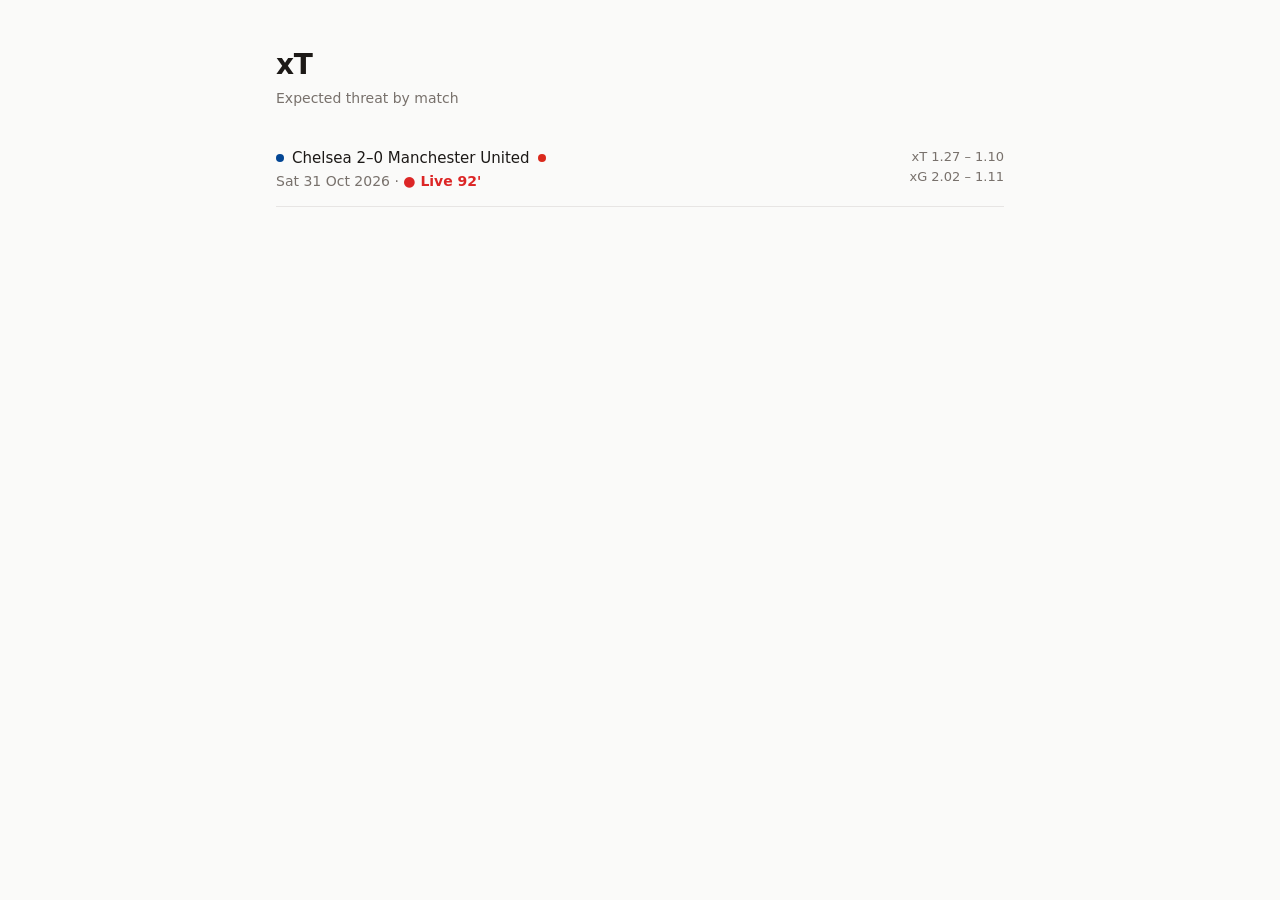
<file: docs/index.html>
<!doctype html><html lang="en"><head><meta charset="utf-8">
<meta name="viewport" content="width=device-width,initial-scale=1">
<meta name="theme-color" content="#fafaf9" media="(prefers-color-scheme: light)">
<meta name="theme-color" content="#141413" media="(prefers-color-scheme: dark)">
<meta name="apple-mobile-web-app-capable" content="yes"><meta name="apple-mobile-web-app-title" content="xT">
<link rel="manifest" href="manifest.webmanifest"><link rel="apple-touch-icon" href="icon-180.png">
<link rel="icon" href="icon-192.png"><title>xT</title><link rel="stylesheet" href="style.css"></head>
<body><main style=""><h1>xT</h1><p class="meta">Expected threat by match</p><div class="list"><a href="matches/1983629.html" style="--home:light-dark(#034694,#356BA9);--away:light-dark(#DA291C,#DA291C)"><span><span class="dot home"></span>Chelsea <span class="score">2–0</span> Manchester United<span class="dot away" style="margin:0 0 0 8px"></span><br><span class="meta">Sat 31 Oct 2026 · <span class="live">● Live 92&#x27;</span></span></span><span class="xt">xT 1.27 – 1.10<br>xG 2.02 – 1.11</span></a></div></main></body></html>
</file>
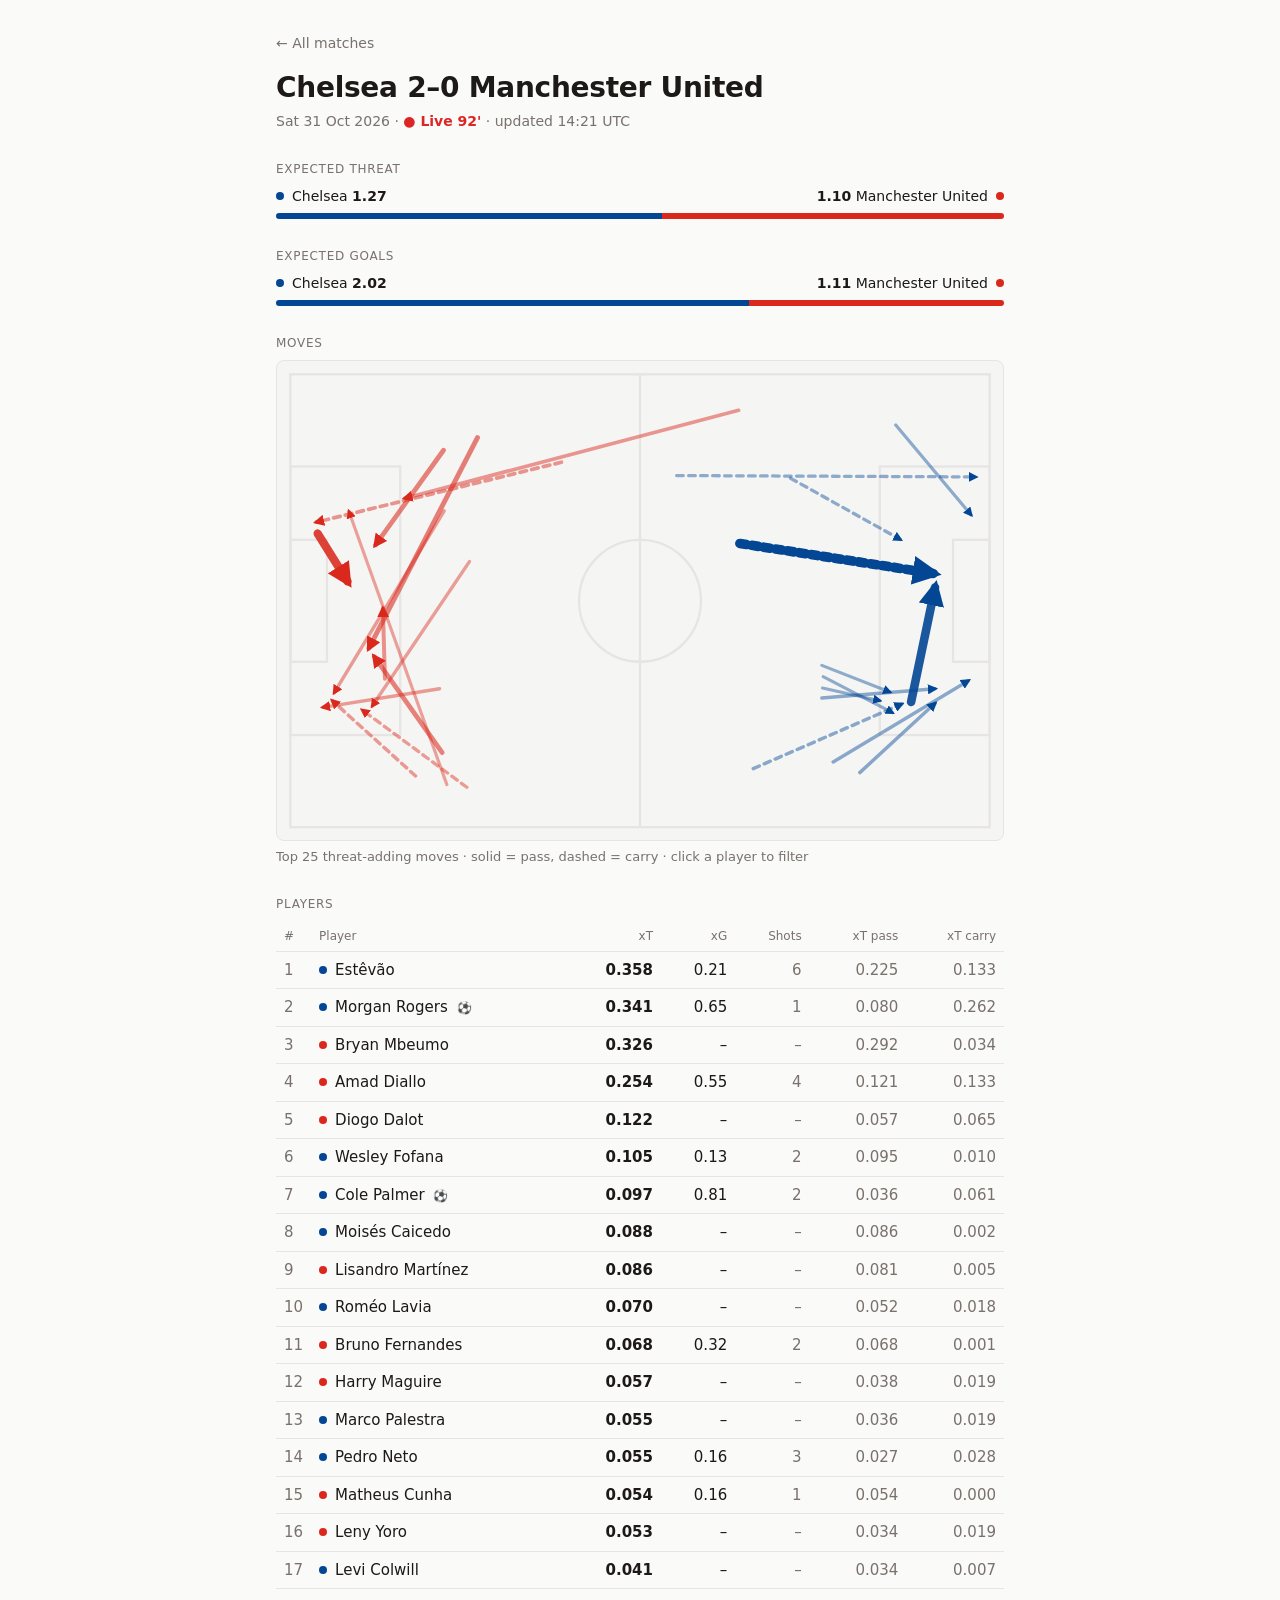
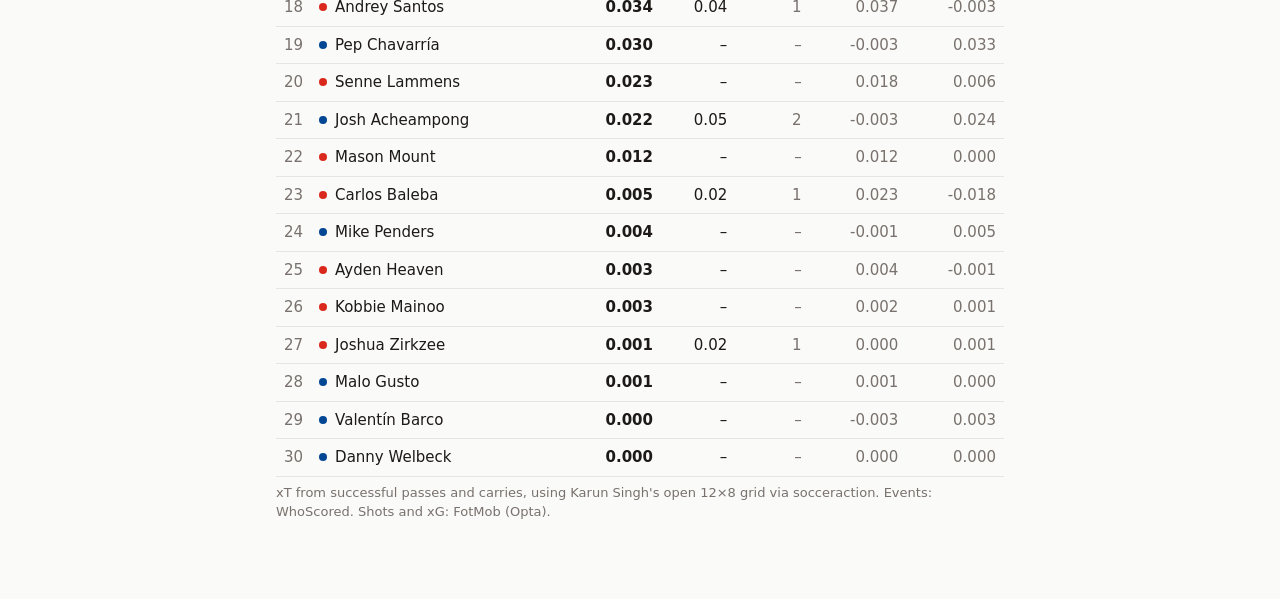
<file: docs/matches/1983629.html>
<!doctype html><html lang="en"><head><meta charset="utf-8">
<meta name="viewport" content="width=device-width,initial-scale=1"><meta http-equiv="refresh" content="120">
<meta name="theme-color" content="#fafaf9" media="(prefers-color-scheme: light)">
<meta name="theme-color" content="#141413" media="(prefers-color-scheme: dark)">
<meta name="apple-mobile-web-app-capable" content="yes"><meta name="apple-mobile-web-app-title" content="xT">
<link rel="manifest" href="../manifest.webmanifest"><link rel="apple-touch-icon" href="../icon-180.png">
<link rel="icon" href="../icon-192.png"><title>Chelsea v Manchester United · xT</title><link rel="stylesheet" href="../style.css"></head>
<body><main style="--home:light-dark(#034694,#356BA9);--away:light-dark(#DA291C,#DA291C)"><a class="back" href="../index.html">← All matches</a>
<h1>Chelsea <span class="score">2–0</span> Manchester United</h1>
<p class="meta">Sat 31 Oct 2026 · <span class="live">● Live 92&#x27;</span> · updated 14:21 UTC</p>
<div class="label">Expected threat</div>
<div class="split"><span><span class="dot home"></span>Chelsea <b>1.27</b></span><span><b>1.10</b> Manchester United<span class="dot away" style="margin:0 0 0 8px"></span></span></div>
<div class="bar"><span style="width:53%"></span><span style="width:47%"></span></div>
<div class="label">Expected goals</div>
<div class="split"><span><span class="dot home"></span>Chelsea <b>2.02</b></span><span><b>1.11</b> Manchester United<span class="dot away" style="margin:0 0 0 8px"></span></span></div>
<div class="bar"><span style="width:65%"></span><span style="width:35%"></span></div>
<div class="label">Moves</div>
<svg class="pitch" viewBox="-2 -2 109 72" role="img" aria-label="Pitch with xT moves">
<defs><marker id="tip-home" viewBox="0 0 10 10" refX="7" refY="5" markerWidth="3" markerHeight="3" orient="auto-start-reverse"><path d="M0,0L10,5L0,10z" fill="var(--home)"/></marker><marker id="tip-away" viewBox="0 0 10 10" refX="7" refY="5" markerWidth="3" markerHeight="3" orient="auto-start-reverse"><path d="M0,0L10,5L0,10z" fill="var(--away)"/></marker></defs>
<g class="ln"><rect x="0" y="0" width="105" height="68"/><line x1="52.5" y1="0" x2="52.5" y2="68"/>
<circle cx="52.5" cy="34" r="9.15"/><rect x="0" y="13.84" width="16.5" height="40.32"/><rect x="88.5" y="13.84" width="16.5" height="40.32"/>
<rect x="0" y="24.84" width="5.5" height="18.32"/><rect x="99.5" y="24.84" width="5.5" height="18.32"/></g>
<g id="arrows"></g></svg>
<div class="hint" id="hint"></div>
<div class="label">Players</div>
<table><thead><tr><th>#</th><th>Player</th><th>xT</th><th>xG</th><th>Shots</th><th class="hide-sm">xT pass</th><th class="hide-sm">xT carry</th></tr></thead>
<tbody><tr data-player="Estêvão"><td>1</td><td><span class="dot home"></span>Estêvão</td><td><b>0.358</b></td><td>0.21</td><td class="num-muted">6</td><td class="hide-sm num-muted">0.225</td><td class="hide-sm num-muted">0.133</td></tr><tr data-player="Morgan Rogers"><td>2</td><td><span class="dot home"></span>Morgan Rogers <span class="goals" title="1 goal(s)">⚽</span></td><td><b>0.341</b></td><td>0.65</td><td class="num-muted">1</td><td class="hide-sm num-muted">0.080</td><td class="hide-sm num-muted">0.262</td></tr><tr data-player="Bryan Mbeumo"><td>3</td><td><span class="dot away"></span>Bryan Mbeumo</td><td><b>0.326</b></td><td>–</td><td class="num-muted">–</td><td class="hide-sm num-muted">0.292</td><td class="hide-sm num-muted">0.034</td></tr><tr data-player="Amad Diallo"><td>4</td><td><span class="dot away"></span>Amad Diallo</td><td><b>0.254</b></td><td>0.55</td><td class="num-muted">4</td><td class="hide-sm num-muted">0.121</td><td class="hide-sm num-muted">0.133</td></tr><tr data-player="Diogo Dalot"><td>5</td><td><span class="dot away"></span>Diogo Dalot</td><td><b>0.122</b></td><td>–</td><td class="num-muted">–</td><td class="hide-sm num-muted">0.057</td><td class="hide-sm num-muted">0.065</td></tr><tr data-player="Wesley Fofana"><td>6</td><td><span class="dot home"></span>Wesley Fofana</td><td><b>0.105</b></td><td>0.13</td><td class="num-muted">2</td><td class="hide-sm num-muted">0.095</td><td class="hide-sm num-muted">0.010</td></tr><tr data-player="Cole Palmer"><td>7</td><td><span class="dot home"></span>Cole Palmer <span class="goals" title="1 goal(s)">⚽</span></td><td><b>0.097</b></td><td>0.81</td><td class="num-muted">2</td><td class="hide-sm num-muted">0.036</td><td class="hide-sm num-muted">0.061</td></tr><tr data-player="Moisés Caicedo"><td>8</td><td><span class="dot home"></span>Moisés Caicedo</td><td><b>0.088</b></td><td>–</td><td class="num-muted">–</td><td class="hide-sm num-muted">0.086</td><td class="hide-sm num-muted">0.002</td></tr><tr data-player="Lisandro Martínez"><td>9</td><td><span class="dot away"></span>Lisandro Martínez</td><td><b>0.086</b></td><td>–</td><td class="num-muted">–</td><td class="hide-sm num-muted">0.081</td><td class="hide-sm num-muted">0.005</td></tr><tr data-player="Roméo Lavia"><td>10</td><td><span class="dot home"></span>Roméo Lavia</td><td><b>0.070</b></td><td>–</td><td class="num-muted">–</td><td class="hide-sm num-muted">0.052</td><td class="hide-sm num-muted">0.018</td></tr><tr data-player="Bruno Fernandes"><td>11</td><td><span class="dot away"></span>Bruno Fernandes</td><td><b>0.068</b></td><td>0.32</td><td class="num-muted">2</td><td class="hide-sm num-muted">0.068</td><td class="hide-sm num-muted">0.001</td></tr><tr data-player="Harry Maguire"><td>12</td><td><span class="dot away"></span>Harry Maguire</td><td><b>0.057</b></td><td>–</td><td class="num-muted">–</td><td class="hide-sm num-muted">0.038</td><td class="hide-sm num-muted">0.019</td></tr><tr data-player="Marco Palestra"><td>13</td><td><span class="dot home"></span>Marco Palestra</td><td><b>0.055</b></td><td>–</td><td class="num-muted">–</td><td class="hide-sm num-muted">0.036</td><td class="hide-sm num-muted">0.019</td></tr><tr data-player="Pedro Neto"><td>14</td><td><span class="dot home"></span>Pedro Neto</td><td><b>0.055</b></td><td>0.16</td><td class="num-muted">3</td><td class="hide-sm num-muted">0.027</td><td class="hide-sm num-muted">0.028</td></tr><tr data-player="Matheus Cunha"><td>15</td><td><span class="dot away"></span>Matheus Cunha</td><td><b>0.054</b></td><td>0.16</td><td class="num-muted">1</td><td class="hide-sm num-muted">0.054</td><td class="hide-sm num-muted">0.000</td></tr><tr data-player="Leny Yoro"><td>16</td><td><span class="dot away"></span>Leny Yoro</td><td><b>0.053</b></td><td>–</td><td class="num-muted">–</td><td class="hide-sm num-muted">0.034</td><td class="hide-sm num-muted">0.019</td></tr><tr data-player="Levi Colwill"><td>17</td><td><span class="dot home"></span>Levi Colwill</td><td><b>0.041</b></td><td>–</td><td class="num-muted">–</td><td class="hide-sm num-muted">0.034</td><td class="hide-sm num-muted">0.007</td></tr><tr data-player="Andrey Santos"><td>18</td><td><span class="dot away"></span>Andrey Santos</td><td><b>0.034</b></td><td>0.04</td><td class="num-muted">1</td><td class="hide-sm num-muted">0.037</td><td class="hide-sm num-muted">-0.003</td></tr><tr data-player="Pep Chavarría"><td>19</td><td><span class="dot home"></span>Pep Chavarría</td><td><b>0.030</b></td><td>–</td><td class="num-muted">–</td><td class="hide-sm num-muted">-0.003</td><td class="hide-sm num-muted">0.033</td></tr><tr data-player="Senne Lammens"><td>20</td><td><span class="dot away"></span>Senne Lammens</td><td><b>0.023</b></td><td>–</td><td class="num-muted">–</td><td class="hide-sm num-muted">0.018</td><td class="hide-sm num-muted">0.006</td></tr><tr data-player="Josh Acheampong"><td>21</td><td><span class="dot home"></span>Josh Acheampong</td><td><b>0.022</b></td><td>0.05</td><td class="num-muted">2</td><td class="hide-sm num-muted">-0.003</td><td class="hide-sm num-muted">0.024</td></tr><tr data-player="Mason Mount"><td>22</td><td><span class="dot away"></span>Mason Mount</td><td><b>0.012</b></td><td>–</td><td class="num-muted">–</td><td class="hide-sm num-muted">0.012</td><td class="hide-sm num-muted">0.000</td></tr><tr data-player="Carlos Baleba"><td>23</td><td><span class="dot away"></span>Carlos Baleba</td><td><b>0.005</b></td><td>0.02</td><td class="num-muted">1</td><td class="hide-sm num-muted">0.023</td><td class="hide-sm num-muted">-0.018</td></tr><tr data-player="Mike Penders"><td>24</td><td><span class="dot home"></span>Mike Penders</td><td><b>0.004</b></td><td>–</td><td class="num-muted">–</td><td class="hide-sm num-muted">-0.001</td><td class="hide-sm num-muted">0.005</td></tr><tr data-player="Ayden Heaven"><td>25</td><td><span class="dot away"></span>Ayden Heaven</td><td><b>0.003</b></td><td>–</td><td class="num-muted">–</td><td class="hide-sm num-muted">0.004</td><td class="hide-sm num-muted">-0.001</td></tr><tr data-player="Kobbie Mainoo"><td>26</td><td><span class="dot away"></span>Kobbie Mainoo</td><td><b>0.003</b></td><td>–</td><td class="num-muted">–</td><td class="hide-sm num-muted">0.002</td><td class="hide-sm num-muted">0.001</td></tr><tr data-player="Joshua Zirkzee"><td>27</td><td><span class="dot away"></span>Joshua Zirkzee</td><td><b>0.001</b></td><td>0.02</td><td class="num-muted">1</td><td class="hide-sm num-muted">0.000</td><td class="hide-sm num-muted">0.001</td></tr><tr data-player="Malo Gusto"><td>28</td><td><span class="dot home"></span>Malo Gusto</td><td><b>0.001</b></td><td>–</td><td class="num-muted">–</td><td class="hide-sm num-muted">0.001</td><td class="hide-sm num-muted">0.000</td></tr><tr data-player="Valentín Barco"><td>29</td><td><span class="dot home"></span>Valentín Barco</td><td><b>0.000</b></td><td>–</td><td class="num-muted">–</td><td class="hide-sm num-muted">-0.003</td><td class="hide-sm num-muted">0.003</td></tr><tr data-player="Danny Welbeck"><td>30</td><td><span class="dot home"></span>Danny Welbeck</td><td><b>0.000</b></td><td>–</td><td class="num-muted">–</td><td class="hide-sm num-muted">0.000</td><td class="hide-sm num-muted">0.000</td></tr></tbody></table>
<p class="hint">xT from successful passes and carries, using Karun Singh's open 12×8 grid via socceraction. Events: WhoScored. Shots and xG: FotMob (Opta).</p>
<script type="application/json" id="data">[{"player": "Senne Lammens", "side": "away", "kind": "pass", "minute": 1, "xt": 0.0128, "x0": 29.1, "y0": 32.1, "x1": 76.4, "y1": 50.4}, {"player": "Diogo Dalot", "side": "away", "kind": "carry", "minute": 1, "xt": 0.0012, "x0": 40.8, "y0": 50.6, "x1": 47.2, "y1": 51.2}, {"player": "Bruno Fernandes", "side": "away", "kind": "pass", "minute": 1, "xt": 0.0026, "x0": 45.6, "y0": 44.1, "x1": 53.8, "y1": 47.7}, {"player": "Est\u00eav\u00e3o", "side": "home", "kind": "carry", "minute": 1, "xt": 0.0025, "x0": 57.2, "y0": 19.8, "x1": 64.2, "y1": 21.8}, {"player": "Matheus Cunha", "side": "away", "kind": "pass", "minute": 1, "xt": 0.0006, "x0": 45.6, "y0": 45.7, "x1": 44.1, "y1": 42.0}, {"player": "Matheus Cunha", "side": "away", "kind": "pass", "minute": 1, "xt": 0.0039, "x0": 51.2, "y0": 31.9, "x1": 61.5, "y1": 15.3}, {"player": "Amad Diallo", "side": "away", "kind": "pass", "minute": 1, "xt": 0.0161, "x0": 69.9, "y0": 9.0, "x1": 90.5, "y1": 5.8}, {"player": "Leny Yoro", "side": "away", "kind": "pass", "minute": 1, "xt": 0.0066, "x0": 64.5, "y0": 5.2, "x1": 70.1, "y1": 11.2}, {"player": "Leny Yoro", "side": "away", "kind": "pass", "minute": 1, "xt": 0.0027, "x0": 58.5, "y0": 5.2, "x1": 69.7, "y1": 2.4}, {"player": "Matheus Cunha", "side": "away", "kind": "carry", "minute": 1, "xt": 0.0038, "x0": 69.7, "y0": 2.4, "x1": 73.4, "y1": 3.4}, {"player": "Matheus Cunha", "side": "away", "kind": "pass", "minute": 1, "xt": 0.0028, "x0": 73.4, "y0": 3.4, "x1": 77.5, "y1": 10.3}, {"player": "Josh Acheampong", "side": "home", "kind": "pass", "minute": 1, "xt": 0.001, "x0": 24.2, "y0": 5.8, "x1": 22.5, "y1": 13.2}, {"player": "Carlos Baleba", "side": "away", "kind": "pass", "minute": 2, "xt": 0.0038, "x0": 65.6, "y0": 60.1, "x1": 77.1, "y1": 59.9}, {"player": "Josh Acheampong", "side": "home", "kind": "pass", "minute": 2, "xt": 0.002, "x0": 16.5, "y0": 8.4, "x1": 15.6, "y1": 20.5}, {"player": "Marco Palestra", "side": "home", "kind": "pass", "minute": 2, "xt": 0.0016, "x0": 24.2, "y0": 59.8, "x1": 24.4, "y1": 45.0}, {"player": "Mois\u00e9s Caicedo", "side": "home", "kind": "pass", "minute": 2, "xt": 0.0002, "x0": 24.4, "y0": 44.8, "x1": 23.1, "y1": 27.5}, {"player": "Wesley Fofana", "side": "home", "kind": "carry", "minute": 2, "xt": 0.002, "x0": 23.1, "y0": 27.5, "x1": 36.0, "y1": 12.6}, {"player": "Wesley Fofana", "side": "home", "kind": "pass", "minute": 2, "xt": 0.0026, "x0": 36.0, "y0": 12.6, "x1": 54.6, "y1": 5.6}, {"player": "Andrey Santos", "side": "away", "kind": "pass", "minute": 2, "xt": 0.0025, "x0": 61.4, "y0": 57.6, "x1": 74.0, "y1": 64.1}, {"player": "Bruno Fernandes", "side": "away", "kind": "pass", "minute": 2, "xt": 0.0028, "x0": 72.9, "y0": 63.2, "x1": 74.0, "y1": 57.4}, {"player": "Diogo Dalot", "side": "away", "kind": "carry", "minute": 2, "xt": 0.0101, "x0": 64.8, "y0": 63.2, "x1": 80.2, "y1": 63.5}, {"player": "Wesley Fofana", "side": "home", "kind": "pass", "minute": 2, "xt": 0.0019, "x0": 21.3, "y0": 14.3, "x1": 30.8, "y1": 36.4}, {"player": "Levi Colwill", "side": "home", "kind": "pass", "minute": 2, "xt": 0.0013, "x0": 22.4, "y0": 46.2, "x1": 26.5, "y1": 30.5}, {"player": "Cole Palmer", "side": "home", "kind": "pass", "minute": 2, "xt": 0.0007, "x0": 34.8, "y0": 16.2, "x1": 40.6, "y1": 2.0}, {"player": "Josh Acheampong", "side": "home", "kind": "pass", "minute": 3, "xt": 0.0009, "x0": 41.2, "y0": 2.0, "x1": 37.5, "y1": 9.0}, {"player": "Wesley Fofana", "side": "home", "kind": "carry", "minute": 3, "xt": 0.0005, "x0": 41.9, "y0": 15.4, "x1": 40.2, "y1": 19.0}, {"player": "Levi Colwill", "side": "home", "kind": "pass", "minute": 3, "xt": 0.0001, "x0": 37.3, "y0": 35.0, "x1": 39.3, "y1": 49.2}, {"player": "Mois\u00e9s Caicedo", "side": "home", "kind": "pass", "minute": 4, "xt": 0.0004, "x0": 25.8, "y0": 51.6, "x1": 29.4, "y1": 64.1}, {"player": "Mike Penders", "side": "home", "kind": "pass", "minute": 4, "xt": 0.0008, "x0": 7.7, "y0": 36.9, "x1": 20.6, "y1": 36.4}, {"player": "Mois\u00e9s Caicedo", "side": "home", "kind": "carry", "minute": 4, "xt": 0.0012, "x0": 20.6, "y0": 36.4, "x1": 28.8, "y1": 31.0}, {"player": "Wesley Fofana", "side": "home", "kind": "pass", "minute": 4, "xt": 0.002, "x0": 12.7, "y0": 16.5, "x1": 10.8, "y1": 35.4}, {"player": "Rom\u00e9o Lavia", "side": "home", "kind": "pass", "minute": 4, "xt": 0.0002, "x0": 21.1, "y0": 44.0, "x1": 24.3, "y1": 35.0}, {"player": "Levi Colwill", "side": "home", "kind": "carry", "minute": 4, "xt": 0.0012, "x0": 24.3, "y0": 35.0, "x1": 29.6, "y1": 33.2}, {"player": "Cole Palmer", "side": "home", "kind": "pass", "minute": 4, "xt": 0.0014, "x0": 34.8, "y0": 28.4, "x1": 36.5, "y1": 18.8}, {"player": "Harry Maguire", "side": "away", "kind": "pass", "minute": 5, "xt": 0.0016, "x0": 30.1, "y0": 23.9, "x1": 35.1, "y1": 24.5}, {"player": "Est\u00eav\u00e3o", "side": "home", "kind": "pass", "minute": 5, "xt": 0.0042, "x0": 69.1, "y0": 42.2, "x1": 72.6, "y1": 48.4}, {"player": "Morgan Rogers", "side": "home", "kind": "pass", "minute": 5, "xt": 0.0107, "x0": 76.2, "y0": 49.2, "x1": 95.0, "y1": 62.8}, {"player": "Morgan Rogers", "side": "home", "kind": "pass", "minute": 5, "xt": 0.0296, "x0": 90.9, "y0": 60.4, "x1": 102.2, "y1": 46.9}, {"player": "Mois\u00e9s Caicedo", "side": "home", "kind": "pass", "minute": 5, "xt": 0.0113, "x0": 72.0, "y0": 31.6, "x1": 79.5, "y1": 26.7}, {"player": "Cole Palmer", "side": "home", "kind": "pass", "minute": 5, "xt": 0.0003, "x0": 78.0, "y0": 25.6, "x1": 70.9, "y1": 21.2}, {"player": "Rom\u00e9o Lavia", "side": "home", "kind": "pass", "minute": 5, "xt": 0.0034, "x0": 71.0, "y0": 21.2, "x1": 82.7, "y1": 3.9}, {"player": "Cole Palmer", "side": "home", "kind": "pass", "minute": 5, "xt": 0.0029, "x0": 75.0, "y0": 8.0, "x1": 70.1, "y1": 17.1}, {"player": "Amad Diallo", "side": "away", "kind": "pass", "minute": 6, "xt": 0.001, "x0": 14.5, "y0": 3.1, "x1": 9.9, "y1": 16.9}, {"player": "Harry Maguire", "side": "away", "kind": "carry", "minute": 6, "xt": 0.0012, "x0": 9.9, "y0": 16.9, "x1": 21.9, "y1": 23.7}, {"player": "Diogo Dalot", "side": "away", "kind": "pass", "minute": 6, "xt": 0.0015, "x0": 29.4, "y0": 63.2, "x1": 37.8, "y1": 64.0}, {"player": "Bruno Fernandes", "side": "away", "kind": "pass", "minute": 6, "xt": 0.0009, "x0": 37.8, "y0": 64.0, "x1": 35.4, "y1": 59.1}, {"player": "Rom\u00e9o Lavia", "side": "home", "kind": "carry", "minute": 6, "xt": 0.0013, "x0": 69.4, "y0": 7.3, "x1": 69.0, "y1": 16.7}, {"player": "Carlos Baleba", "side": "away", "kind": "pass", "minute": 6, "xt": 0.0016, "x0": 31.6, "y0": 51.6, "x1": 35.6, "y1": 51.4}, {"player": "Bruno Fernandes", "side": "away", "kind": "carry", "minute": 6, "xt": 0.0005, "x0": 35.6, "y0": 51.3, "x1": 40.5, "y1": 49.0}, {"player": "Harry Maguire", "side": "away", "kind": "pass", "minute": 6, "xt": 0.0044, "x0": 45.5, "y0": 24.3, "x1": 62.2, "y1": 14.8}, {"player": "Matheus Cunha", "side": "away", "kind": "pass", "minute": 7, "xt": 0.0089, "x0": 67.0, "y0": 14.6, "x1": 82.0, "y1": 3.1}, {"player": "Amad Diallo", "side": "away", "kind": "carry", "minute": 7, "xt": 0.002, "x0": 82.0, "y0": 3.1, "x1": 82.0, "y1": 11.4}, {"player": "Amad Diallo", "side": "away", "kind": "pass", "minute": 7, "xt": 0.0785, "x0": 82.0, "y0": 11.4, "x1": 92.2, "y1": 25.6}, {"player": "Mike Penders", "side": "home", "kind": "pass", "minute": 7, "xt": 0.0018, "x0": 12.7, "y0": 36.2, "x1": 37.4, "y1": 36.6}, {"player": "Morgan Rogers", "side": "home", "kind": "carry", "minute": 7, "xt": 0.0022, "x0": 37.4, "y0": 36.6, "x1": 49.2, "y1": 36.7}, {"player": "Josh Acheampong", "side": "home", "kind": "pass", "minute": 7, "xt": 0.0002, "x0": 45.9, "y0": 7.8, "x1": 35.9, "y1": 21.1}, {"player": "Wesley Fofana", "side": "home", "kind": "pass", "minute": 7, "xt": 0.0022, "x0": 39.2, "y0": 29.2, "x1": 50.3, "y1": 31.6}, {"player": "Senne Lammens", "side": "away", "kind": "pass", "minute": 8, "xt": 0.0004, "x0": 13.4, "y0": 33.9, "x1": 41.7, "y1": 62.8}, {"player": "Andrey Santos", "side": "away", "kind": "carry", "minute": 8, "xt": 0.0009, "x0": 43.7, "y0": 60.5, "x1": 38.8, "y1": 58.8}, {"player": "Andrey Santos", "side": "away", "kind": "pass", "minute": 8, "xt": 0.0003, "x0": 38.8, "y0": 58.8, "x1": 47.4, "y1": 61.2}, {"player": "Diogo Dalot", "side": "away", "kind": "pass", "minute": 8, "xt": 0.0012, "x0": 39.3, "y0": 64.3, "x1": 44.7, "y1": 65.7}, {"player": "Marco Palestra", "side": "home", "kind": "carry", "minute": 8, "xt": 0.0022, "x0": 42.0, "y0": 45.4, "x1": 46.9, "y1": 31.6}, {"player": "Marco Palestra", "side": "home", "kind": "pass", "minute": 8, "xt": 0.002, "x0": 46.9, "y0": 31.6, "x1": 53.8, "y1": 17.2}, {"player": "Cole Palmer", "side": "home", "kind": "carry", "minute": 8, "xt": 0.0117, "x0": 53.8, "y0": 17.2, "x1": 80.1, "y1": 17.8}, {"player": "Senne Lammens", "side": "away", "kind": "pass", "minute": 9, "xt": 0.0014, "x0": 4.3, "y0": 31.9, "x1": 17.0, "y1": 30.5}, {"player": "Lisandro Mart\u00ednez", "side": "away", "kind": "pass", "minute": 9, "xt": 0.0042, "x0": 24.9, "y0": 60.2, "x1": 41.9, "y1": 50.7}, {"player": "Matheus Cunha", "side": "away", "kind": "carry", "minute": 9, "xt": 0.0036, "x0": 46.0, "y0": 60.5, "x1": 56.4, "y1": 58.5}, {"player": "Matheus Cunha", "side": "away", "kind": "pass", "minute": 9, "xt": 0.0051, "x0": 56.4, "y0": 58.5, "x1": 78.5, "y1": 62.0}, {"player": "Diogo Dalot", "side": "away", "kind": "carry", "minute": 9, "xt": 0.0337, "x0": 78.5, "y0": 62.0, "x1": 94.2, "y1": 50.4}, {"player": "Matheus Cunha", "side": "away", "kind": "pass", "minute": 9, "xt": 0.0531, "x0": 90.8, "y0": 45.7, "x1": 91.1, "y1": 35.2}, {"player": "Harry Maguire", "side": "away", "kind": "carry", "minute": 10, "xt": 0.0063, "x0": 71.8, "y0": 5.2, "x1": 78.9, "y1": 6.0}, {"player": "Rom\u00e9o Lavia", "side": "home", "kind": "carry", "minute": 10, "xt": 0.0004, "x0": 25.5, "y0": 53.5, "x1": 13.2, "y1": 43.8}, {"player": "Rom\u00e9o Lavia", "side": "home", "kind": "pass", "minute": 10, "xt": 0.0002, "x0": 13.2, "y0": 43.8, "x1": 21.2, "y1": 18.0}, {"player": "Josh Acheampong", "side": "home", "kind": "carry", "minute": 10, "xt": 0.0012, "x0": 21.2, "y0": 18.0, "x1": 37.1, "y1": 6.3}, {"player": "Josh Acheampong", "side": "home", "kind": "pass", "minute": 10, "xt": 0.0012, "x0": 37.1, "y0": 6.3, "x1": 44.6, "y1": 1.6}, {"player": "Wesley Fofana", "side": "home", "kind": "carry", "minute": 10, "xt": 0.0006, "x0": 21.0, "y0": 15.8, "x1": 25.4, "y1": 21.0}, {"player": "Wesley Fofana", "side": "home", "kind": "pass", "minute": 10, "xt": 0.0002, "x0": 25.4, "y0": 21.0, "x1": 26.1, "y1": 38.2}, {"player": "Levi Colwill", "side": "home", "kind": "carry", "minute": 10, "xt": 0.0012, "x0": 26.1, "y0": 38.2, "x1": 28.6, "y1": 27.6}, {"player": "Wesley Fofana", "side": "home", "kind": "carry", "minute": 10, "xt": 0.0017, "x0": 26.1, "y0": 16.5, "x1": 27.2, "y1": 20.7}, {"player": "Wesley Fofana", "side": "home", "kind": "pass", "minute": 10, "xt": 0.0002, "x0": 27.2, "y0": 20.7, "x1": 26.6, "y1": 39.6}, {"player": "Harry Maguire", "side": "away", "kind": "pass", "minute": 11, "xt": 0.0053, "x0": 40.4, "y0": 10.4, "x1": 66.4, "y1": 3.4}, {"player": "Marco Palestra", "side": "home", "kind": "carry", "minute": 11, "xt": 0.0008, "x0": 31.8, "y0": 63.5, "x1": 31.6, "y1": 59.0}, {"player": "Marco Palestra", "side": "home", "kind": "pass", "minute": 11, "xt": 0.0007, "x0": 31.6, "y0": 59.0, "x1": 32.2, "y1": 30.7}, {"player": "Wesley Fofana", "side": "home", "kind": "pass", "minute": 11, "xt": 0.0002, "x0": 34.8, "y0": 21.2, "x1": 42.4, "y1": 7.0}, {"player": "Josh Acheampong", "side": "home", "kind": "pass", "minute": 11, "xt": 0.0035, "x0": 42.7, "y0": 6.6, "x1": 55.4, "y1": 0.8}, {"player": "Wesley Fofana", "side": "home", "kind": "carry", "minute": 11, "xt": 0.0005, "x0": 41.8, "y0": 14.6, "x1": 40.5, "y1": 18.0}, {"player": "Levi Colwill", "side": "home", "kind": "carry", "minute": 11, "xt": 0.0001, "x0": 39.2, "y0": 40.3, "x1": 42.7, "y1": 43.0}, {"player": "Wesley Fofana", "side": "home", "kind": "pass", "minute": 11, "xt": 0.0022, "x0": 39.4, "y0": 30.4, "x1": 46.0, "y1": 33.0}, {"player": "Rom\u00e9o Lavia", "side": "home", "kind": "pass", "minute": 11, "xt": 0.0026, "x0": 45.8, "y0": 32.8, "x1": 64.7, "y1": 0.7}, {"player": "Est\u00eav\u00e3o", "side": "home", "kind": "carry", "minute": 11, "xt": 0.0121, "x0": 64.7, "y0": 0.7, "x1": 82.5, "y1": 10.5}, {"player": "Amad Diallo", "side": "away", "kind": "carry", "minute": 12, "xt": 0.005, "x0": 48.6, "y0": 4.4, "x1": 63.2, "y1": 3.4}, {"player": "Carlos Baleba", "side": "away", "kind": "pass", "minute": 12, "xt": 0.0018, "x0": 57.2, "y0": 30.7, "x1": 67.1, "y1": 57.3}, {"player": "Andrey Santos", "side": "away", "kind": "pass", "minute": 12, "xt": 0.002, "x0": 48.0, "y0": 37.1, "x1": 57.8, "y1": 31.1}, {"player": "Andrey Santos", "side": "away", "kind": "pass", "minute": 12, "xt": 0.0031, "x0": 56.6, "y0": 32.3, "x1": 65.8, "y1": 26.0}, {"player": "Morgan Rogers", "side": "home", "kind": "carry", "minute": 12, "xt": 0.0022, "x0": 37.8, "y0": 39.2, "x1": 48.8, "y1": 39.4}, {"player": "Levi Colwill", "side": "home", "kind": "pass", "minute": 12, "xt": 0.0006, "x0": 55.5, "y0": 27.9, "x1": 68.8, "y1": 3.9}, {"player": "Cole Palmer", "side": "home", "kind": "pass", "minute": 13, "xt": 0.0101, "x0": 69.9, "y0": 3.3, "x1": 79.6, "y1": 1.3}, {"player": "Wesley Fofana", "side": "home", "kind": "pass", "minute": 13, "xt": 0.0013, "x0": 61.0, "y0": 13.8, "x1": 66.7, "y1": 4.7}, {"player": "Cole Palmer", "side": "home", "kind": "pass", "minute": 13, "xt": 0.0101, "x0": 66.7, "y0": 4.7, "x1": 78.9, "y1": 1.6}, {"player": "Lisandro Mart\u00ednez", "side": "away", "kind": "pass", "minute": 13, "xt": 0.0013, "x0": 21.7, "y0": 44.9, "x1": 31.6, "y1": 40.7}, {"player": "Diogo Dalot", "side": "away", "kind": "pass", "minute": 13, "xt": 0.0036, "x0": 49.8, "y0": 60.7, "x1": 56.5, "y1": 54.7}, {"player": "Leny Yoro", "side": "away", "kind": "pass", "minute": 14, "xt": 0.0004, "x0": 47.7, "y0": 18.2, "x1": 58.3, "y1": 3.4}, {"player": "Amad Diallo", "side": "away", "kind": "pass", "minute": 14, "xt": 0.0065, "x0": 58.3, "y0": 3.4, "x1": 78.4, "y1": 4.8}, {"player": "Leny Yoro", "side": "away", "kind": "carry", "minute": 14, "xt": 0.0194, "x0": 78.4, "y0": 4.8, "x1": 96.0, "y1": 10.7}, {"player": "Rom\u00e9o Lavia", "side": "home", "kind": "carry", "minute": 15, "xt": 0.0013, "x0": 34.5, "y0": 32.7, "x1": 36.2, "y1": 35.4}, {"player": "Rom\u00e9o Lavia", "side": "home", "kind": "pass", "minute": 15, "xt": 0.0035, "x0": 36.2, "y0": 35.4, "x1": 60.8, "y1": 54.4}, {"player": "Est\u00eav\u00e3o", "side": "home", "kind": "carry", "minute": 15, "xt": 0.0124, "x0": 60.8, "y0": 54.4, "x1": 79.4, "y1": 42.6}, {"player": "Morgan Rogers", "side": "home", "kind": "pass", "minute": 15, "xt": 0.0264, "x0": 80.0, "y0": 22.6, "x1": 90.4, "y1": 17.2}, {"player": "Josh Acheampong", "side": "home", "kind": "carry", "minute": 16, "xt": 0.0013, "x0": 23.7, "y0": 1.4, "x1": 32.5, "y1": 3.0}, {"player": "Lisandro Mart\u00ednez", "side": "away", "kind": "carry", "minute": 16, "xt": 0.0023, "x0": 46.1, "y0": 61.4, "x1": 56.0, "y1": 65.4}, {"player": "Lisandro Mart\u00ednez", "side": "away", "kind": "pass", "minute": 16, "xt": 0.0065, "x0": 56.0, "y0": 65.4, "x1": 74.2, "y1": 65.4}, {"player": "Andrey Santos", "side": "away", "kind": "pass", "minute": 16, "xt": 0.0032, "x0": 59.3, "y0": 55.8, "x1": 63.4, "y1": 45.2}, {"player": "Carlos Baleba", "side": "away", "kind": "carry", "minute": 16, "xt": 0.0006, "x0": 63.5, "y0": 42.6, "x1": 62.5, "y1": 33.8}, {"player": "Carlos Baleba", "side": "away", "kind": "pass", "minute": 16, "xt": 0.0013, "x0": 62.5, "y0": 33.8, "x1": 70.6, "y1": 5.8}, {"player": "Harry Maguire", "side": "away", "kind": "pass", "minute": 16, "xt": 0.0048, "x0": 63.0, "y0": 19.0, "x1": 70.1, "y1": 20.3}, {"player": "Morgan Rogers", "side": "home", "kind": "carry", "minute": 16, "xt": 0.01, "x0": 48.4, "y0": 52.4, "x1": 76.6, "y1": 41.5}, {"player": "Diogo Dalot", "side": "away", "kind": "pass", "minute": 17, "xt": 0.001, "x0": 28.0, "y0": 45.3, "x1": 40.1, "y1": 52.7}, {"player": "Est\u00eav\u00e3o", "side": "home", "kind": "carry", "minute": 17, "xt": 0.0101, "x0": 66.5, "y0": 7.2, "x1": 83.1, "y1": 1.7}, {"player": "Est\u00eav\u00e3o", "side": "home", "kind": "carry", "minute": 17, "xt": 0.0073, "x0": 83.1, "y0": 1.7, "x1": 90.0, "y1": 5.4}, {"player": "Rom\u00e9o Lavia", "side": "home", "kind": "pass", "minute": 17, "xt": 0.0013, "x0": 67.9, "y0": 16.9, "x1": 69.6, "y1": 31.0}, {"player": "Mois\u00e9s Caicedo", "side": "home", "kind": "pass", "minute": 17, "xt": 0.0076, "x0": 69.8, "y0": 31.1, "x1": 83.9, "y1": 61.3}, {"player": "Marco Palestra", "side": "home", "kind": "carry", "minute": 17, "xt": 0.0131, "x0": 83.9, "y0": 61.3, "x1": 90.9, "y1": 54.8}, {"player": "Marco Palestra", "side": "home", "kind": "pass", "minute": 17, "xt": 0.0238, "x0": 90.9, "y0": 54.8, "x1": 103.6, "y1": 50.1}, {"player": "Morgan Rogers", "side": "home", "kind": "carry", "minute": 17, "xt": 0.0238, "x0": 96.2, "y0": 52.2, "x1": 98.4, "y1": 48.5}, {"player": "Pedro Neto", "side": "home", "kind": "pass", "minute": 18, "xt": 0.0094, "x0": 79.6, "y0": 47.6, "x1": 98.2, "y1": 3.4}, {"player": "Amad Diallo", "side": "away", "kind": "pass", "minute": 19, "xt": 0.0036, "x0": 30.8, "y0": 19.4, "x1": 60.7, "y1": 6.5}, {"player": "Bryan Mbeumo", "side": "away", "kind": "carry", "minute": 19, "xt": 0.0093, "x0": 60.7, "y0": 6.5, "x1": 76.9, "y1": 9.5}, {"player": "Bryan Mbeumo", "side": "away", "kind": "pass", "minute": 19, "xt": 0.084, "x0": 76.9, "y0": 9.5, "x1": 93.2, "y1": 41.1}, {"player": "Lisandro Mart\u00ednez", "side": "away", "kind": "pass", "minute": 20, "xt": 0.0049, "x0": 45.9, "y0": 53.4, "x1": 63.7, "y1": 57.4}, {"player": "Rom\u00e9o Lavia", "side": "home", "kind": "pass", "minute": 20, "xt": 0.002, "x0": 31.9, "y0": 15.2, "x1": 39.4, "y1": 28.4}, {"player": "Morgan Rogers", "side": "home", "kind": "pass", "minute": 20, "xt": 0.0151, "x0": 65.6, "y0": 40.8, "x1": 80.0, "y1": 38.4}, {"player": "Senne Lammens", "side": "away", "kind": "pass", "minute": 20, "xt": 0.0066, "x0": 11.5, "y0": 30.9, "x1": 67.3, "y1": 62.4}, {"player": "Andrey Santos", "side": "away", "kind": "pass", "minute": 20, "xt": 0.0048, "x0": 69.9, "y0": 50.8, "x1": 73.9, "y1": 44.5}, {"player": "Carlos Baleba", "side": "away", "kind": "pass", "minute": 20, "xt": 0.0039, "x0": 67.9, "y0": 39.9, "x1": 74.7, "y1": 31.8}, {"player": "Bryan Mbeumo", "side": "away", "kind": "pass", "minute": 20, "xt": 0.0057, "x0": 77.6, "y0": 30.5, "x1": 85.8, "y1": 14.1}, {"player": "Amad Diallo", "side": "away", "kind": "carry", "minute": 20, "xt": 0.0254, "x0": 85.8, "y0": 14.1, "x1": 89.9, "y1": 20.6}, {"player": "Rom\u00e9o Lavia", "side": "home", "kind": "carry", "minute": 20, "xt": 0.001, "x0": 12.5, "y0": 44.8, "x1": 15.1, "y1": 40.4}, {"player": "Rom\u00e9o Lavia", "side": "home", "kind": "pass", "minute": 21, "xt": 0.0006, "x0": 25.1, "y0": 22.2, "x1": 28.4, "y1": 11.2}, {"player": "Cole Palmer", "side": "home", "kind": "pass", "minute": 21, "xt": 0.0014, "x0": 25.5, "y0": 15.8, "x1": 8.9, "y1": 27.4}, {"player": "Andrey Santos", "side": "away", "kind": "pass", "minute": 21, "xt": 0.003, "x0": 49.2, "y0": 58.3, "x1": 54.9, "y1": 46.8}, {"player": "Carlos Baleba", "side": "away", "kind": "carry", "minute": 21, "xt": 0.0, "x0": 54.9, "y0": 46.8, "x1": 56.4, "y1": 36.1}, {"player": "Leny Yoro", "side": "away", "kind": "carry", "minute": 21, "xt": 0.0026, "x0": 49.8, "y0": 18.2, "x1": 57.3, "y1": 19.8}, {"player": "Levi Colwill", "side": "home", "kind": "pass", "minute": 21, "xt": 0.0017, "x0": 22.2, "y0": 56.4, "x1": 29.3, "y1": 45.6}, {"player": "Mois\u00e9s Caicedo", "side": "home", "kind": "pass", "minute": 21, "xt": 0.0002, "x0": 29.2, "y0": 45.6, "x1": 33.0, "y1": 28.6}, {"player": "Rom\u00e9o Lavia", "side": "home", "kind": "pass", "minute": 21, "xt": 0.0012, "x0": 34.3, "y0": 26.4, "x1": 48.9, "y1": 6.3}, {"player": "Josh Acheampong", "side": "home", "kind": "carry", "minute": 22, "xt": 0.005, "x0": 48.9, "y0": 6.3, "x1": 65.2, "y1": 6.5}, {"player": "Josh Acheampong", "side": "home", "kind": "pass", "minute": 22, "xt": 0.0038, "x0": 65.2, "y0": 6.5, "x1": 71.9, "y1": 2.0}, {"player": "Est\u00eav\u00e3o", "side": "home", "kind": "carry", "minute": 22, "xt": 0.0063, "x0": 71.9, "y0": 2.0, "x1": 79.0, "y1": 4.9}, {"player": "Cole Palmer", "side": "home", "kind": "pass", "minute": 22, "xt": 0.0035, "x0": 73.1, "y0": 12.2, "x1": 82.8, "y1": 8.2}, {"player": "Est\u00eav\u00e3o", "side": "home", "kind": "pass", "minute": 22, "xt": 0.0369, "x0": 85.5, "y0": 8.2, "x1": 96.8, "y1": 18.6}, {"player": "Senne Lammens", "side": "away", "kind": "carry", "minute": 22, "xt": 0.0014, "x0": 2.2, "y0": 34.4, "x1": 9.6, "y1": 35.6}, {"player": "Lisandro Mart\u00ednez", "side": "away", "kind": "pass", "minute": 23, "xt": 0.0002, "x0": 25.3, "y0": 45.6, "x1": 23.2, "y1": 39.4}, {"player": "Harry Maguire", "side": "away", "kind": "carry", "minute": 23, "xt": 0.002, "x0": 23.7, "y0": 25.6, "x1": 41.2, "y1": 12.4}, {"player": "Harry Maguire", "side": "away", "kind": "carry", "minute": 23, "xt": 0.0035, "x0": 41.6, "y0": 8.2, "x1": 60.1, "y1": 3.0}, {"player": "Harry Maguire", "side": "away", "kind": "pass", "minute": 23, "xt": 0.0027, "x0": 60.1, "y0": 3.0, "x1": 68.5, "y1": 1.8}, {"player": "Levi Colwill", "side": "home", "kind": "carry", "minute": 23, "xt": 0.0019, "x0": 25.5, "y0": 56.2, "x1": 29.4, "y1": 39.4}, {"player": "Levi Colwill", "side": "home", "kind": "pass", "minute": 23, "xt": 0.0013, "x0": 29.4, "y0": 39.4, "x1": 35.8, "y1": 35.8}, {"player": "Levi Colwill", "side": "home", "kind": "pass", "minute": 23, "xt": 0.0009, "x0": 24.6, "y0": 35.6, "x1": 27.4, "y1": 19.4}, {"player": "Harry Maguire", "side": "away", "kind": "pass", "minute": 23, "xt": 0.002, "x0": 45.9, "y0": 35.9, "x1": 57.8, "y1": 39.8}, {"player": "Andrey Santos", "side": "away", "kind": "pass", "minute": 23, "xt": 0.0031, "x0": 57.8, "y0": 39.8, "x1": 66.0, "y1": 34.0}, {"player": "Bryan Mbeumo", "side": "away", "kind": "carry", "minute": 23, "xt": 0.0039, "x0": 66.0, "y0": 34.0, "x1": 78.3, "y1": 36.1}, {"player": "Bryan Mbeumo", "side": "away", "kind": "pass", "minute": 23, "xt": 0.0113, "x0": 78.3, "y0": 36.1, "x1": 85.2, "y1": 39.4}, {"player": "Bruno Fernandes", "side": "away", "kind": "pass", "minute": 24, "xt": 0.0021, "x0": 60.3, "y0": 60.1, "x1": 59.6, "y1": 47.8}, {"player": "Carlos Baleba", "side": "away", "kind": "pass", "minute": 24, "xt": 0.0127, "x0": 60.4, "y0": 49.0, "x1": 83.7, "y1": 58.9}, {"player": "Leny Yoro", "side": "away", "kind": "pass", "minute": 25, "xt": 0.0008, "x0": 29.2, "y0": 30.5, "x1": 41.4, "y1": 8.7}, {"player": "Amad Diallo", "side": "away", "kind": "pass", "minute": 25, "xt": 0.0026, "x0": 40.8, "y0": 11.0, "x1": 56.5, "y1": 4.4}, {"player": "Levi Colwill", "side": "home", "kind": "carry", "minute": 25, "xt": 0.0002, "x0": 28.1, "y0": 47.0, "x1": 27.7, "y1": 39.4}, {"player": "Amad Diallo", "side": "away", "kind": "carry", "minute": 25, "xt": 0.0045, "x0": 75.2, "y0": 56.7, "x1": 82.6, "y1": 47.2}, {"player": "Amad Diallo", "side": "away", "kind": "pass", "minute": 25, "xt": 0.0359, "x0": 82.6, "y0": 47.2, "x1": 100.1, "y1": 50.0}, {"player": "Lisandro Mart\u00ednez", "side": "away", "kind": "pass", "minute": 26, "xt": 0.0002, "x0": 34.4, "y0": 9.0, "x1": 14.6, "y1": 31.5}, {"player": "Lisandro Mart\u00ednez", "side": "away", "kind": "pass", "minute": 26, "xt": 0.0073, "x0": 15.3, "y0": 11.0, "x1": 58.9, "y1": 15.9}, {"player": "Andrey Santos", "side": "away", "kind": "pass", "minute": 26, "xt": 0.002, "x0": 48.7, "y0": 35.5, "x1": 56.6, "y1": 49.6}, {"player": "Lisandro Mart\u00ednez", "side": "away", "kind": "pass", "minute": 26, "xt": 0.0025, "x0": 56.6, "y0": 49.6, "x1": 65.6, "y1": 48.0}, {"player": "Matheus Cunha", "side": "away", "kind": "pass", "minute": 26, "xt": 0.0019, "x0": 67.1, "y0": 50.4, "x1": 77.1, "y1": 65.0}, {"player": "Diogo Dalot", "side": "away", "kind": "carry", "minute": 26, "xt": 0.0063, "x0": 77.1, "y0": 65.0, "x1": 81.1, "y1": 63.0}, {"player": "Wesley Fofana", "side": "home", "kind": "pass", "minute": 27, "xt": 0.0123, "x0": 7.2, "y0": 2.6, "x1": 66.6, "y1": 9.0}, {"player": "Senne Lammens", "side": "away", "kind": "pass", "minute": 28, "xt": 0.0004, "x0": 7.7, "y0": 28.9, "x1": 13.3, "y1": 49.0}, {"player": "Lisandro Mart\u00ednez", "side": "away", "kind": "carry", "minute": 28, "xt": 0.0029, "x0": 13.3, "y0": 49.0, "x1": 37.4, "y1": 50.7}, {"player": "Marco Palestra", "side": "home", "kind": "carry", "minute": 29, "xt": 0.0014, "x0": 6.3, "y0": 63.0, "x1": 10.7, "y1": 65.6}, {"player": "Marco Palestra", "side": "home", "kind": "pass", "minute": 29, "xt": 0.002, "x0": 10.7, "y0": 65.6, "x1": 31.1, "y1": 62.2}, {"player": "Morgan Rogers", "side": "home", "kind": "pass", "minute": 29, "xt": 0.0008, "x0": 31.0, "y0": 60.9, "x1": 30.3, "y1": 53.5}, {"player": "Mois\u00e9s Caicedo", "side": "home", "kind": "pass", "minute": 29, "xt": 0.0021, "x0": 32.2, "y0": 51.8, "x1": 38.5, "y1": 17.2}, {"player": "Josh Acheampong", "side": "home", "kind": "carry", "minute": 29, "xt": 0.006, "x0": 38.5, "y0": 17.2, "x1": 68.6, "y1": 10.3}, {"player": "Diogo Dalot", "side": "away", "kind": "pass", "minute": 29, "xt": 0.0016, "x0": 28.6, "y0": 57.7, "x1": 35.6, "y1": 52.6}, {"player": "Lisandro Mart\u00ednez", "side": "away", "kind": "pass", "minute": 29, "xt": 0.0024, "x0": 25.8, "y0": 60.9, "x1": 11.2, "y1": 41.2}, {"player": "Levi Colwill", "side": "home", "kind": "pass", "minute": 29, "xt": 0.007, "x0": 55.9, "y0": 36.8, "x1": 70.9, "y1": 35.4}, {"player": "Andrey Santos", "side": "away", "kind": "pass", "minute": 30, "xt": 0.0026, "x0": 37.4, "y0": 16.3, "x1": 59.0, "y1": 3.6}, {"player": "Amad Diallo", "side": "away", "kind": "carry", "minute": 30, "xt": 0.0094, "x0": 59.0, "y0": 3.6, "x1": 74.0, "y1": 19.0}, {"player": "Lisandro Mart\u00ednez", "side": "away", "kind": "pass", "minute": 30, "xt": 0.0031, "x0": 54.7, "y0": 49.2, "x1": 61.4, "y1": 34.0}, {"player": "Andrey Santos", "side": "away", "kind": "pass", "minute": 30, "xt": 0.004, "x0": 61.9, "y0": 27.7, "x1": 76.4, "y1": 14.7}, {"player": "Bruno Fernandes", "side": "away", "kind": "pass", "minute": 30, "xt": 0.0035, "x0": 76.4, "y0": 14.7, "x1": 83.9, "y1": 6.1}, {"player": "Amad Diallo", "side": "away", "kind": "pass", "minute": 30, "xt": 0.0073, "x0": 83.2, "y0": 5.2, "x1": 90.7, "y1": 2.3}, {"player": "Bryan Mbeumo", "side": "away", "kind": "pass", "minute": 30, "xt": 0.193, "x0": 100.9, "y0": 23.9, "x1": 96.4, "y1": 31.1}, {"player": "Lisandro Mart\u00ednez", "side": "away", "kind": "pass", "minute": 31, "xt": 0.0273, "x0": 81.5, "y0": 61.6, "x1": 96.2, "y1": 20.6}, {"player": "Est\u00eav\u00e3o", "side": "home", "kind": "pass", "minute": 31, "xt": 0.0011, "x0": 24.7, "y0": 48.0, "x1": 32.5, "y1": 48.2}, {"player": "Bruno Fernandes", "side": "away", "kind": "carry", "minute": 31, "xt": 0.0004, "x0": 49.9, "y0": 15.9, "x1": 48.4, "y1": 18.8}, {"player": "Mike Penders", "side": "home", "kind": "pass", "minute": 31, "xt": 0.0024, "x0": 13.5, "y0": 25.4, "x1": 40.5, "y1": 10.8}, {"player": "Cole Palmer", "side": "home", "kind": "carry", "minute": 31, "xt": 0.0053, "x0": 40.5, "y0": 10.8, "x1": 63.4, "y1": 5.8}, {"player": "Cole Palmer", "side": "home", "kind": "pass", "minute": 31, "xt": 0.0038, "x0": 63.4, "y0": 5.8, "x1": 70.9, "y1": 1.1}, {"player": "Est\u00eav\u00e3o", "side": "home", "kind": "carry", "minute": 31, "xt": 0.0063, "x0": 70.9, "y0": 1.1, "x1": 82.6, "y1": 4.1}, {"player": "Cole Palmer", "side": "home", "kind": "pass", "minute": 31, "xt": 0.0063, "x0": 76.4, "y0": 7.8, "x1": 83.4, "y1": 2.4}, {"player": "Est\u00eav\u00e3o", "side": "home", "kind": "carry", "minute": 31, "xt": 0.0073, "x0": 83.4, "y0": 2.4, "x1": 90.6, "y1": 7.7}, {"player": "Rom\u00e9o Lavia", "side": "home", "kind": "pass", "minute": 32, "xt": 0.0006, "x0": 68.6, "y0": 20.1, "x1": 65.1, "y1": 35.8}, {"player": "Levi Colwill", "side": "home", "kind": "pass", "minute": 32, "xt": 0.0076, "x0": 64.3, "y0": 38.4, "x1": 79.9, "y1": 62.6}, {"player": "Leny Yoro", "side": "away", "kind": "pass", "minute": 32, "xt": 0.0014, "x0": 3.7, "y0": 9.4, "x1": 7.3, "y1": 18.4}, {"player": "Wesley Fofana", "side": "home", "kind": "carry", "minute": 32, "xt": 0.0023, "x0": 45.3, "y0": 51.3, "x1": 60.5, "y1": 15.6}, {"player": "Amad Diallo", "side": "away", "kind": "carry", "minute": 32, "xt": 0.0026, "x0": 60.5, "y0": 15.6, "x1": 64.3, "y1": 13.2}, {"player": "Amad Diallo", "side": "away", "kind": "carry", "minute": 32, "xt": 0.0457, "x0": 64.3, "y0": 13.2, "x1": 101.1, "y1": 22.2}, {"player": "Diogo Dalot", "side": "away", "kind": "pass", "minute": 36, "xt": 0.0023, "x0": 44.3, "y0": 59.6, "x1": 58.7, "y1": 62.8}, {"player": "Diogo Dalot", "side": "away", "kind": "pass", "minute": 36, "xt": 0.0026, "x0": 43.4, "y0": 61.5, "x1": 45.9, "y1": 53.9}, {"player": "Andrey Santos", "side": "away", "kind": "pass", "minute": 36, "xt": 0.0055, "x0": 45.7, "y0": 52.9, "x1": 62.8, "y1": 45.5}, {"player": "Leny Yoro", "side": "away", "kind": "carry", "minute": 36, "xt": 0.0035, "x0": 37.6, "y0": 31.8, "x1": 61.1, "y1": 16.1}, {"player": "Harry Maguire", "side": "away", "kind": "carry", "minute": 37, "xt": 0.001, "x0": 32.3, "y0": 18.2, "x1": 36.3, "y1": 16.5}, {"player": "Harry Maguire", "side": "away", "kind": "pass", "minute": 37, "xt": 0.0021, "x0": 36.3, "y0": 16.5, "x1": 48.6, "y1": 23.9}, {"player": "Lisandro Mart\u00ednez", "side": "away", "kind": "pass", "minute": 37, "xt": 0.0016, "x0": 28.6, "y0": 46.1, "x1": 35.3, "y1": 42.8}, {"player": "Carlos Baleba", "side": "away", "kind": "pass", "minute": 37, "xt": 0.0056, "x0": 33.9, "y0": 39.8, "x1": 56.1, "y1": 36.9}, {"player": "Bruno Fernandes", "side": "away", "kind": "pass", "minute": 37, "xt": 0.0071, "x0": 60.7, "y0": 30.1, "x1": 76.9, "y1": 10.0}, {"player": "Amad Diallo", "side": "away", "kind": "pass", "minute": 37, "xt": 0.0108, "x0": 76.3, "y0": 14.6, "x1": 91.1, "y1": 5.0}, {"player": "Matheus Cunha", "side": "away", "kind": "pass", "minute": 38, "xt": 0.0201, "x0": 92.7, "y0": 5.0, "x1": 90.8, "y1": 18.6}, {"player": "Diogo Dalot", "side": "away", "kind": "pass", "minute": 38, "xt": 0.0359, "x0": 81.9, "y0": 20.5, "x1": 98.4, "y1": 47.8}, {"player": "Mike Penders", "side": "home", "kind": "carry", "minute": 39, "xt": 0.0014, "x0": 2.0, "y0": 39.4, "x1": 11.9, "y1": 35.6}, {"player": "Marco Palestra", "side": "home", "kind": "carry", "minute": 39, "xt": 0.0013, "x0": 23.5, "y0": 61.8, "x1": 27.2, "y1": 61.2}, {"player": "Marco Palestra", "side": "home", "kind": "pass", "minute": 39, "xt": 0.0013, "x0": 27.2, "y0": 61.2, "x1": 33.9, "y1": 50.7}, {"player": "Mois\u00e9s Caicedo", "side": "home", "kind": "carry", "minute": 39, "xt": 0.001, "x0": 33.9, "y0": 50.7, "x1": 37.4, "y1": 51.1}, {"player": "Mois\u00e9s Caicedo", "side": "home", "kind": "pass", "minute": 39, "xt": 0.0174, "x0": 37.4, "y0": 51.1, "x1": 85.5, "y1": 57.1}, {"player": "Levi Colwill", "side": "home", "kind": "pass", "minute": 40, "xt": 0.0, "x0": 60.6, "y0": 48.0, "x1": 57.5, "y1": 36.0}, {"player": "Rom\u00e9o Lavia", "side": "home", "kind": "pass", "minute": 40, "xt": 0.0025, "x0": 57.5, "y0": 36.0, "x1": 63.2, "y1": 24.8}, {"player": "Wesley Fofana", "side": "home", "kind": "pass", "minute": 40, "xt": 0.0006, "x0": 54.1, "y0": 21.1, "x1": 65.3, "y1": 5.0}, {"player": "Wesley Fofana", "side": "home", "kind": "pass", "minute": 40, "xt": 0.0013, "x0": 61.0, "y0": 9.0, "x1": 68.4, "y1": 5.4}, {"player": "Rom\u00e9o Lavia", "side": "home", "kind": "pass", "minute": 40, "xt": 0.0018, "x0": 55.9, "y0": 30.1, "x1": 63.5, "y1": 15.8}, {"player": "Wesley Fofana", "side": "home", "kind": "pass", "minute": 40, "xt": 0.0006, "x0": 47.9, "y0": 17.9, "x1": 48.0, "y1": 31.3}, {"player": "Rom\u00e9o Lavia", "side": "home", "kind": "pass", "minute": 40, "xt": 0.002, "x0": 49.2, "y0": 39.0, "x1": 61.0, "y1": 43.7}, {"player": "Morgan Rogers", "side": "home", "kind": "carry", "minute": 40, "xt": 0.0, "x0": 61.0, "y0": 43.7, "x1": 59.1, "y1": 37.4}, {"player": "Morgan Rogers", "side": "home", "kind": "pass", "minute": 40, "xt": 0.0025, "x0": 59.1, "y0": 37.4, "x1": 66.3, "y1": 24.1}, {"player": "Mois\u00e9s Caicedo", "side": "home", "kind": "pass", "minute": 40, "xt": 0.0092, "x0": 66.4, "y0": 24.1, "x1": 83.4, "y1": 22.4}, {"player": "Lisandro Mart\u00ednez", "side": "away", "kind": "pass", "minute": 40, "xt": 0.0021, "x0": 25.5, "y0": 47.8, "x1": 37.1, "y1": 54.1}, {"player": "Matheus Cunha", "side": "away", "kind": "pass", "minute": 40, "xt": 0.0005, "x0": 36.4, "y0": 52.4, "x1": 37.8, "y1": 47.0}, {"player": "Mois\u00e9s Caicedo", "side": "home", "kind": "pass", "minute": 40, "xt": 0.0031, "x0": 54.3, "y0": 21.8, "x1": 64.2, "y1": 37.0}, {"player": "Morgan Rogers", "side": "home", "kind": "carry", "minute": 40, "xt": 0.0086, "x0": 64.2, "y0": 37.0, "x1": 79.2, "y1": 44.3}, {"player": "Amad Diallo", "side": "away", "kind": "carry", "minute": 41, "xt": 0.0016, "x0": 28.5, "y0": 13.7, "x1": 42.0, "y1": 10.7}, {"player": "Andrey Santos", "side": "away", "kind": "carry", "minute": 41, "xt": 0.0014, "x0": 33.1, "y0": 40.3, "x1": 36.4, "y1": 43.7}, {"player": "Lisandro Mart\u00ednez", "side": "away", "kind": "pass", "minute": 41, "xt": 0.0021, "x0": 32.4, "y0": 51.1, "x1": 36.9, "y1": 45.5}, {"player": "Rom\u00e9o Lavia", "side": "home", "kind": "pass", "minute": 41, "xt": 0.0036, "x0": 49.6, "y0": 11.3, "x1": 69.8, "y1": 3.4}, {"player": "Leny Yoro", "side": "away", "kind": "carry", "minute": 42, "xt": 0.0012, "x0": 3.8, "y0": 39.0, "x1": 26.8, "y1": 57.9}, {"player": "Rom\u00e9o Lavia", "side": "home", "kind": "carry", "minute": 42, "xt": 0.0007, "x0": 57.9, "y0": 16.9, "x1": 57.8, "y1": 23.8}, {"player": "Rom\u00e9o Lavia", "side": "home", "kind": "pass", "minute": 42, "xt": 0.0, "x0": 57.8, "y0": 23.8, "x1": 56.8, "y1": 40.2}, {"player": "Mois\u00e9s Caicedo", "side": "home", "kind": "pass", "minute": 42, "xt": 0.0018, "x0": 56.7, "y0": 40.9, "x1": 63.8, "y1": 58.3}, {"player": "Bruno Fernandes", "side": "away", "kind": "carry", "minute": 42, "xt": 0.0015, "x0": 29.9, "y0": 8.1, "x1": 37.7, "y1": 5.4}, {"player": "Bruno Fernandes", "side": "away", "kind": "pass", "minute": 43, "xt": 0.0436, "x0": 37.7, "y0": 5.4, "x1": 87.8, "y1": 18.6}, {"player": "Bruno Fernandes", "side": "away", "kind": "pass", "minute": 45, "xt": 0.002, "x0": 82.6, "y0": 64.7, "x1": 79.1, "y1": 57.5}, {"player": "Bruno Fernandes", "side": "away", "kind": "pass", "minute": 45, "xt": 0.0785, "x0": 82.2, "y0": 56.8, "x1": 92.4, "y1": 42.4}, {"player": "Josh Acheampong", "side": "home", "kind": "pass", "minute": 45, "xt": 0.0011, "x0": 8.2, "y0": 17.3, "x1": 23.2, "y1": 20.8}, {"player": "Rom\u00e9o Lavia", "side": "home", "kind": "pass", "minute": 45, "xt": 0.0025, "x0": 23.2, "y0": 20.9, "x1": 45.6, "y1": 2.4}, {"player": "Senne Lammens", "side": "away", "kind": "carry", "minute": 45, "xt": 0.0014, "x0": 3.4, "y0": 36.3, "x1": 10.8, "y1": 37.1}, {"player": "Diogo Dalot", "side": "away", "kind": "carry", "minute": 45, "xt": 0.0012, "x0": 25.9, "y0": 58.5, "x1": 29.0, "y1": 59.1}, {"player": "Diogo Dalot", "side": "away", "kind": "pass", "minute": 45, "xt": 0.0007, "x0": 29.0, "y0": 59.1, "x1": 37.9, "y1": 62.4}, {"player": "Andrey Santos", "side": "away", "kind": "pass", "minute": 45, "xt": 0.0004, "x0": 25.2, "y0": 53.7, "x1": 33.1, "y1": 63.4}, {"player": "Diogo Dalot", "side": "away", "kind": "pass", "minute": 45, "xt": 0.0, "x0": 32.4, "y0": 63.6, "x1": 11.4, "y1": 50.7}, {"player": "Wesley Fofana", "side": "home", "kind": "pass", "minute": 46, "xt": 0.0055, "x0": 34.3, "y0": 11.6, "x1": 57.1, "y1": 15.8}, {"player": "Harry Maguire", "side": "away", "kind": "pass", "minute": 46, "xt": 0.0002, "x0": 27.5, "y0": 52.0, "x1": 11.5, "y1": 41.3}, {"player": "Senne Lammens", "side": "away", "kind": "pass", "minute": 46, "xt": 0.006, "x0": 10.3, "y0": 32.9, "x1": 59.6, "y1": 21.6}, {"player": "Carlos Baleba", "side": "away", "kind": "pass", "minute": 46, "xt": 0.0039, "x0": 48.8, "y0": 33.6, "x1": 61.8, "y1": 54.3}, {"player": "Matheus Cunha", "side": "away", "kind": "pass", "minute": 46, "xt": 0.0098, "x0": 61.8, "y0": 54.3, "x1": 80.0, "y1": 48.6}, {"player": "Leny Yoro", "side": "away", "kind": "pass", "minute": 46, "xt": 0.0054, "x0": 78.3, "y0": 18.2, "x1": 85.8, "y1": 15.7}, {"player": "Rom\u00e9o Lavia", "side": "home", "kind": "carry", "minute": 47, "xt": 0.0011, "x0": 21.1, "y0": 45.4, "x1": 26.5, "y1": 49.4}, {"player": "Rom\u00e9o Lavia", "side": "home", "kind": "carry", "minute": 47, "xt": 0.001, "x0": 26.5, "y0": 49.4, "x1": 36.1, "y1": 52.0}, {"player": "Harry Maguire", "side": "away", "kind": "pass", "minute": 47, "xt": 0.0023, "x0": 48.2, "y0": 6.8, "x1": 55.7, "y1": 0.0}, {"player": "Mois\u00e9s Caicedo", "side": "home", "kind": "pass", "minute": 47, "xt": 0.0002, "x0": 29.6, "y0": 43.7, "x1": 33.6, "y1": 36.4}, {"player": "Wesley Fofana", "side": "home", "kind": "pass", "minute": 47, "xt": 0.0014, "x0": 27.9, "y0": 30.2, "x1": 43.0, "y1": 19.4}, {"player": "Josh Acheampong", "side": "home", "kind": "carry", "minute": 47, "xt": 0.0012, "x0": 43.0, "y0": 19.4, "x1": 50.4, "y1": 12.4}, {"player": "Josh Acheampong", "side": "home", "kind": "pass", "minute": 47, "xt": 0.0036, "x0": 50.4, "y0": 12.4, "x1": 63.1, "y1": 3.8}, {"player": "Est\u00eav\u00e3o", "side": "home", "kind": "carry", "minute": 47, "xt": 0.0066, "x0": 63.1, "y0": 3.8, "x1": 74.9, "y1": 12.4}, {"player": "Mois\u00e9s Caicedo", "side": "home", "kind": "pass", "minute": 47, "xt": 0.0168, "x0": 72.9, "y0": 27.5, "x1": 94.9, "y1": 16.8}, {"player": "Mois\u00e9s Caicedo", "side": "home", "kind": "pass", "minute": 47, "xt": 0.0025, "x0": 62.5, "y0": 11.3, "x1": 73.5, "y1": 7.8}, {"player": "Josh Acheampong", "side": "home", "kind": "pass", "minute": 47, "xt": 0.0063, "x0": 71.4, "y0": 4.9, "x1": 79.0, "y1": 2.4}, {"player": "Mois\u00e9s Caicedo", "side": "home", "kind": "pass", "minute": 47, "xt": 0.0006, "x0": 64.4, "y0": 19.0, "x1": 68.2, "y1": 30.6}, {"player": "Levi Colwill", "side": "home", "kind": "pass", "minute": 49, "xt": 0.0065, "x0": 56.4, "y0": 65.3, "x1": 71.3, "y1": 65.1}, {"player": "Morgan Rogers", "side": "home", "kind": "pass", "minute": 49, "xt": 0.0028, "x0": 70.4, "y0": 64.8, "x1": 73.2, "y1": 59.2}, {"player": "Marco Palestra", "side": "home", "kind": "pass", "minute": 49, "xt": 0.005, "x0": 50.1, "y0": 64.1, "x1": 66.0, "y1": 66.0}, {"player": "Mois\u00e9s Caicedo", "side": "home", "kind": "carry", "minute": 49, "xt": 0.0022, "x0": 41.8, "y0": 43.3, "x1": 46.8, "y1": 40.6}, {"player": "Mois\u00e9s Caicedo", "side": "home", "kind": "pass", "minute": 49, "xt": 0.0051, "x0": 50.9, "y0": 43.6, "x1": 67.4, "y1": 20.9}, {"player": "Cole Palmer", "side": "home", "kind": "pass", "minute": 49, "xt": 0.0019, "x0": 67.4, "y0": 20.9, "x1": 77.7, "y1": 6.2}, {"player": "Est\u00eav\u00e3o", "side": "home", "kind": "carry", "minute": 49, "xt": 0.0194, "x0": 77.7, "y0": 6.2, "x1": 89.8, "y1": 15.8}, {"player": "Levi Colwill", "side": "home", "kind": "carry", "minute": 50, "xt": 0.0004, "x0": 45.1, "y0": 16.6, "x1": 47.5, "y1": 22.4}, {"player": "Levi Colwill", "side": "home", "kind": "pass", "minute": 50, "xt": 0.0026, "x0": 47.5, "y0": 22.4, "x1": 58.0, "y1": 36.4}, {"player": "Rom\u00e9o Lavia", "side": "home", "kind": "pass", "minute": 50, "xt": 0.0025, "x0": 58.2, "y0": 38.4, "x1": 68.8, "y1": 45.4}, {"player": "Rom\u00e9o Lavia", "side": "home", "kind": "pass", "minute": 50, "xt": 0.0006, "x0": 62.9, "y0": 45.2, "x1": 66.4, "y1": 37.6}, {"player": "Rom\u00e9o Lavia", "side": "home", "kind": "pass", "minute": 50, "xt": 0.0006, "x0": 60.7, "y0": 46.6, "x1": 66.4, "y1": 65.1}, {"player": "Rom\u00e9o Lavia", "side": "home", "kind": "carry", "minute": 50, "xt": 0.0032, "x0": 59.2, "y0": 57.9, "x1": 64.7, "y1": 48.3}, {"player": "Wesley Fofana", "side": "home", "kind": "pass", "minute": 50, "xt": 0.0044, "x0": 55.1, "y0": 22.8, "x1": 74.0, "y1": 4.0}, {"player": "Est\u00eav\u00e3o", "side": "home", "kind": "carry", "minute": 50, "xt": 0.0063, "x0": 74.0, "y0": 4.0, "x1": 80.7, "y1": 6.2}, {"player": "Diogo Dalot", "side": "away", "kind": "carry", "minute": 50, "xt": 0.0028, "x0": 22.6, "y0": 63.0, "x1": 36.1, "y1": 64.7}, {"player": "Diogo Dalot", "side": "away", "kind": "pass", "minute": 50, "xt": 0.0009, "x0": 36.1, "y0": 64.7, "x1": 39.4, "y1": 57.4}, {"player": "Josh Acheampong", "side": "home", "kind": "pass", "minute": 50, "xt": 0.0002, "x0": 32.7, "y0": 12.4, "x1": 14.4, "y1": 34.2}, {"player": "Mike Penders", "side": "home", "kind": "pass", "minute": 50, "xt": 0.0005, "x0": 16.6, "y0": 33.0, "x1": 28.8, "y1": 30.2}, {"player": "Levi Colwill", "side": "home", "kind": "pass", "minute": 50, "xt": 0.0012, "x0": 19.3, "y0": 49.2, "x1": 37.6, "y1": 63.4}, {"player": "Levi Colwill", "side": "home", "kind": "carry", "minute": 51, "xt": 0.0027, "x0": 26.0, "y0": 60.2, "x1": 32.5, "y1": 44.8}, {"player": "Levi Colwill", "side": "home", "kind": "pass", "minute": 51, "xt": 0.0002, "x0": 32.5, "y0": 44.8, "x1": 29.8, "y1": 26.5}, {"player": "Mike Penders", "side": "home", "kind": "carry", "minute": 51, "xt": 0.0014, "x0": 8.1, "y0": 37.9, "x1": 15.6, "y1": 36.4}, {"player": "Rom\u00e9o Lavia", "side": "home", "kind": "pass", "minute": 52, "xt": 0.0007, "x0": 60.5, "y0": 11.0, "x1": 59.3, "y1": 24.6}, {"player": "Mois\u00e9s Caicedo", "side": "home", "kind": "carry", "minute": 52, "xt": 0.0, "x0": 59.3, "y0": 24.6, "x1": 57.4, "y1": 31.8}, {"player": "Mois\u00e9s Caicedo", "side": "home", "kind": "pass", "minute": 52, "xt": 0.0031, "x0": 57.4, "y0": 31.8, "x1": 68.2, "y1": 41.5}, {"player": "Wesley Fofana", "side": "home", "kind": "pass", "minute": 52, "xt": 0.0051, "x0": 50.1, "y0": 22.4, "x1": 62.7, "y1": 21.4}, {"player": "Wesley Fofana", "side": "home", "kind": "pass", "minute": 52, "xt": 0.0026, "x0": 50.5, "y0": 22.8, "x1": 58.7, "y1": 31.0}, {"player": "Mois\u00e9s Caicedo", "side": "home", "kind": "pass", "minute": 52, "xt": 0.0031, "x0": 58.7, "y0": 31.0, "x1": 67.6, "y1": 26.4}, {"player": "Diogo Dalot", "side": "away", "kind": "pass", "minute": 52, "xt": 0.0016, "x0": 33.1, "y0": 57.9, "x1": 43.4, "y1": 56.0}, {"player": "Rom\u00e9o Lavia", "side": "home", "kind": "pass", "minute": 52, "xt": 0.0025, "x0": 59.7, "y0": 36.4, "x1": 64.3, "y1": 42.8}, {"player": "Morgan Rogers", "side": "home", "kind": "carry", "minute": 52, "xt": 0.2381, "x0": 67.5, "y0": 42.6, "x1": 96.5, "y1": 38.1}, {"player": "Lisandro Mart\u00ednez", "side": "away", "kind": "carry", "minute": 54, "xt": 0.0016, "x0": 40.3, "y0": 47.4, "x1": 43.8, "y1": 49.2}, {"player": "Lisandro Mart\u00ednez", "side": "away", "kind": "pass", "minute": 54, "xt": 0.0069, "x0": 43.8, "y0": 49.2, "x1": 71.6, "y1": 59.7}, {"player": "Diogo Dalot", "side": "away", "kind": "pass", "minute": 54, "xt": 0.0028, "x0": 74.9, "y0": 60.8, "x1": 70.8, "y1": 58.1}, {"player": "Rom\u00e9o Lavia", "side": "home", "kind": "pass", "minute": 54, "xt": 0.0016, "x0": 29.9, "y0": 10.7, "x1": 37.3, "y1": 15.0}, {"player": "Cole Palmer", "side": "home", "kind": "carry", "minute": 54, "xt": 0.0078, "x0": 37.3, "y0": 15.0, "x1": 69.6, "y1": 29.9}, {"player": "Cole Palmer", "side": "home", "kind": "pass", "minute": 54, "xt": 0.0042, "x0": 69.6, "y0": 29.9, "x1": 77.2, "y1": 22.6}, {"player": "Pedro Neto", "side": "home", "kind": "carry", "minute": 54, "xt": 0.011, "x0": 77.2, "y0": 22.6, "x1": 83.7, "y1": 25.6}, {"player": "Pedro Neto", "side": "home", "kind": "pass", "minute": 54, "xt": 0.0198, "x0": 83.7, "y0": 25.6, "x1": 90.9, "y1": 21.6}, {"player": "Est\u00eav\u00e3o", "side": "home", "kind": "pass", "minute": 54, "xt": 0.2025, "x0": 93.2, "y0": 18.8, "x1": 96.8, "y1": 36.0}, {"player": "Diogo Dalot", "side": "away", "kind": "pass", "minute": 55, "xt": 0.0013, "x0": 22.2, "y0": 63.2, "x1": 27.0, "y1": 65.6}, {"player": "Harry Maguire", "side": "away", "kind": "carry", "minute": 55, "xt": 0.0012, "x0": 36.2, "y0": 26.0, "x1": 48.7, "y1": 9.0}, {"player": "Leny Yoro", "side": "away", "kind": "pass", "minute": 55, "xt": 0.0002, "x0": 44.0, "y0": 5.6, "x1": 37.4, "y1": 23.1}, {"player": "Andrey Santos", "side": "away", "kind": "pass", "minute": 55, "xt": 0.0022, "x0": 37.4, "y0": 23.1, "x1": 45.6, "y1": 28.3}, {"player": "Lisandro Mart\u00ednez", "side": "away", "kind": "pass", "minute": 55, "xt": 0.001, "x0": 49.0, "y0": 51.9, "x1": 44.2, "y1": 41.2}, {"player": "Andrey Santos", "side": "away", "kind": "pass", "minute": 55, "xt": 0.002, "x0": 48.1, "y0": 40.1, "x1": 59.7, "y1": 39.8}, {"player": "Lisandro Mart\u00ednez", "side": "away", "kind": "carry", "minute": 55, "xt": 0.0023, "x0": 48.9, "y0": 56.2, "x1": 58.4, "y1": 59.1}, {"player": "Lisandro Mart\u00ednez", "side": "away", "kind": "pass", "minute": 55, "xt": 0.0079, "x0": 58.4, "y0": 59.1, "x1": 71.6, "y1": 56.0}, {"player": "Carlos Baleba", "side": "away", "kind": "pass", "minute": 55, "xt": 0.0089, "x0": 67.2, "y0": 56.8, "x1": 86.1, "y1": 61.6}, {"player": "Diogo Dalot", "side": "away", "kind": "carry", "minute": 55, "xt": 0.0104, "x0": 86.1, "y0": 61.6, "x1": 102.8, "y1": 59.6}, {"player": "Mike Penders", "side": "home", "kind": "pass", "minute": 57, "xt": 0.0004, "x0": 3.0, "y0": 34.2, "x1": 11.0, "y1": 17.9}, {"player": "Wesley Fofana", "side": "home", "kind": "carry", "minute": 57, "xt": 0.0008, "x0": 11.0, "y0": 17.9, "x1": 28.4, "y1": 15.6}, {"player": "Wesley Fofana", "side": "home", "kind": "pass", "minute": 57, "xt": 0.0021, "x0": 28.4, "y0": 15.6, "x1": 37.9, "y1": 22.6}, {"player": "Levi Colwill", "side": "home", "kind": "carry", "minute": 57, "xt": 0.0001, "x0": 37.4, "y0": 40.4, "x1": 38.6, "y1": 43.8}, {"player": "Marco Palestra", "side": "home", "kind": "pass", "minute": 57, "xt": 0.0036, "x0": 49.7, "y0": 65.4, "x1": 54.2, "y1": 58.6}, {"player": "Rom\u00e9o Lavia", "side": "home", "kind": "pass", "minute": 57, "xt": 0.0048, "x0": 31.7, "y0": 30.9, "x1": 59.2, "y1": 8.6}, {"player": "Josh Acheampong", "side": "home", "kind": "carry", "minute": 57, "xt": 0.004, "x0": 55.3, "y0": 5.8, "x1": 63.6, "y1": 8.6}, {"player": "Josh Acheampong", "side": "home", "kind": "pass", "minute": 57, "xt": 0.0025, "x0": 63.6, "y0": 8.6, "x1": 75.9, "y1": 2.4}, {"player": "Pedro Neto", "side": "home", "kind": "carry", "minute": 57, "xt": 0.0063, "x0": 75.9, "y0": 2.4, "x1": 79.4, "y1": 3.8}, {"player": "Wesley Fofana", "side": "home", "kind": "pass", "minute": 57, "xt": 0.0044, "x0": 55.3, "y0": 23.4, "x1": 73.0, "y1": 5.2}, {"player": "Pedro Neto", "side": "home", "kind": "carry", "minute": 58, "xt": 0.0073, "x0": 73.0, "y0": 5.2, "x1": 79.8, "y1": 19.4}, {"player": "Pedro Neto", "side": "home", "kind": "pass", "minute": 58, "xt": 0.0359, "x0": 79.8, "y0": 19.4, "x1": 96.8, "y1": 20.8}, {"player": "Harry Maguire", "side": "away", "kind": "carry", "minute": 58, "xt": 0.0011, "x0": 25.7, "y0": 24.1, "x1": 27.8, "y1": 20.0}, {"player": "Harry Maguire", "side": "away", "kind": "pass", "minute": 58, "xt": 0.001, "x0": 27.8, "y0": 20.0, "x1": 38.8, "y1": 8.5}, {"player": "Leny Yoro", "side": "away", "kind": "pass", "minute": 58, "xt": 0.0021, "x0": 41.5, "y0": 10.8, "x1": 44.4, "y1": 19.2}, {"player": "Harry Maguire", "side": "away", "kind": "carry", "minute": 58, "xt": 0.0027, "x0": 32.0, "y0": 18.4, "x1": 48.7, "y1": 16.7}, {"player": "Leny Yoro", "side": "away", "kind": "pass", "minute": 58, "xt": 0.0017, "x0": 43.6, "y0": 9.6, "x1": 48.7, "y1": 16.7}, {"player": "Wesley Fofana", "side": "home", "kind": "pass", "minute": 59, "xt": 0.0013, "x0": 25.8, "y0": 7.6, "x1": 11.9, "y1": 18.4}, {"player": "Leny Yoro", "side": "away", "kind": "pass", "minute": 59, "xt": 0.0031, "x0": 56.3, "y0": 33.2, "x1": 62.8, "y1": 35.9}, {"player": "Mois\u00e9s Caicedo", "side": "home", "kind": "pass", "minute": 59, "xt": 0.0013, "x0": 34.3, "y0": 36.7, "x1": 42.6, "y1": 33.8}, {"player": "Morgan Rogers", "side": "home", "kind": "carry", "minute": 59, "xt": 0.0001, "x0": 42.6, "y0": 33.8, "x1": 43.4, "y1": 20.6}, {"player": "Morgan Rogers", "side": "home", "kind": "pass", "minute": 59, "xt": 0.006, "x0": 43.4, "y0": 20.6, "x1": 69.5, "y1": 8.8}, {"player": "Est\u00eav\u00e3o", "side": "home", "kind": "carry", "minute": 59, "xt": 0.0362, "x0": 69.5, "y0": 8.8, "x1": 91.8, "y1": 18.5}, {"player": "Senne Lammens", "side": "away", "kind": "carry", "minute": 60, "xt": 0.0014, "x0": 1.7, "y0": 32.8, "x1": 14.7, "y1": 37.3}, {"player": "Harry Maguire", "side": "away", "kind": "pass", "minute": 60, "xt": 0.0011, "x0": 21.2, "y0": 21.9, "x1": 32.9, "y1": 19.2}, {"player": "Carlos Baleba", "side": "away", "kind": "pass", "minute": 60, "xt": 0.0002, "x0": 32.9, "y0": 19.2, "x1": 39.5, "y1": 6.8}, {"player": "Bruno Fernandes", "side": "away", "kind": "pass", "minute": 60, "xt": 0.0049, "x0": 39.1, "y0": 6.6, "x1": 57.2, "y1": 14.0}, {"player": "Bryan Mbeumo", "side": "away", "kind": "pass", "minute": 60, "xt": 0.0009, "x0": 49.8, "y0": 9.8, "x1": 58.8, "y1": 4.8}, {"player": "Bruno Fernandes", "side": "away", "kind": "pass", "minute": 60, "xt": 0.004, "x0": 58.8, "y0": 4.8, "x1": 62.3, "y1": 15.2}, {"player": "Bryan Mbeumo", "side": "away", "kind": "carry", "minute": 60, "xt": 0.0051, "x0": 62.3, "y0": 15.2, "x1": 70.9, "y1": 30.9}, {"player": "Rom\u00e9o Lavia", "side": "home", "kind": "carry", "minute": 60, "xt": 0.0013, "x0": 34.1, "y0": 37.1, "x1": 37.4, "y1": 26.8}, {"player": "Rom\u00e9o Lavia", "side": "home", "kind": "carry", "minute": 60, "xt": 0.0067, "x0": 37.4, "y0": 26.8, "x1": 66.9, "y1": 44.7}, {"player": "Wesley Fofana", "side": "home", "kind": "pass", "minute": 61, "xt": 0.0004, "x0": 25.1, "y0": 10.1, "x1": 31.1, "y1": 4.0}, {"player": "Mike Penders", "side": "home", "kind": "pass", "minute": 61, "xt": 0.0, "x0": 8.1, "y0": 31.1, "x1": 20.4, "y1": 10.1}, {"player": "Wesley Fofana", "side": "home", "kind": "pass", "minute": 61, "xt": 0.0019, "x0": 21.6, "y0": 10.7, "x1": 30.4, "y1": 28.0}, {"player": "Rom\u00e9o Lavia", "side": "home", "kind": "carry", "minute": 61, "xt": 0.0014, "x0": 30.4, "y0": 28.0, "x1": 42.6, "y1": 20.2}, {"player": "Wesley Fofana", "side": "home", "kind": "pass", "minute": 61, "xt": 0.0007, "x0": 31.0, "y0": 10.4, "x1": 32.4, "y1": 36.7}, {"player": "Levi Colwill", "side": "home", "kind": "pass", "minute": 62, "xt": 0.0002, "x0": 33.7, "y0": 49.2, "x1": 28.7, "y1": 33.9}, {"player": "Wesley Fofana", "side": "home", "kind": "pass", "minute": 62, "xt": 0.0019, "x0": 29.3, "y0": 12.6, "x1": 46.3, "y1": 4.2}, {"player": "Josh Acheampong", "side": "home", "kind": "carry", "minute": 62, "xt": 0.0023, "x0": 46.3, "y0": 4.2, "x1": 57.4, "y1": 5.8}, {"player": "Marco Palestra", "side": "home", "kind": "pass", "minute": 68, "xt": 0.0035, "x0": 39.5, "y0": 67.1, "x1": 55.7, "y1": 68.0}, {"player": "Josh Acheampong", "side": "home", "kind": "pass", "minute": 69, "xt": 0.0006, "x0": 63.1, "y0": 12.8, "x1": 61.8, "y1": 21.4}, {"player": "Levi Colwill", "side": "home", "kind": "pass", "minute": 70, "xt": 0.0043, "x0": 38.3, "y0": 37.4, "x1": 55.1, "y1": 39.4}, {"player": "Mois\u00e9s Caicedo", "side": "home", "kind": "carry", "minute": 70, "xt": 0.0009, "x0": 50.3, "y0": 59.4, "x1": 58.1, "y1": 61.5}, {"player": "Cole Palmer", "side": "home", "kind": "carry", "minute": 70, "xt": 0.0004, "x0": 47.8, "y0": 57.7, "x1": 49.0, "y1": 49.2}, {"player": "Cole Palmer", "side": "home", "kind": "pass", "minute": 70, "xt": 0.0006, "x0": 49.0, "y0": 49.2, "x1": 45.6, "y1": 31.0}, {"player": "Josh Acheampong", "side": "home", "kind": "pass", "minute": 70, "xt": 0.0004, "x0": 48.8, "y0": 16.6, "x1": 50.4, "y1": 23.4}, {"player": "Rom\u00e9o Lavia", "side": "home", "kind": "pass", "minute": 70, "xt": 0.0051, "x0": 50.4, "y0": 23.4, "x1": 65.7, "y1": 42.6}, {"player": "Cole Palmer", "side": "home", "kind": "carry", "minute": 70, "xt": 0.0048, "x0": 65.7, "y0": 42.6, "x1": 76.5, "y1": 46.6}, {"player": "Josh Acheampong", "side": "home", "kind": "pass", "minute": 70, "xt": 0.0002, "x0": 70.4, "y0": 26.2, "x1": 73.2, "y1": 12.6}, {"player": "Pedro Neto", "side": "home", "kind": "pass", "minute": 70, "xt": 0.0001, "x0": 73.2, "y0": 12.6, "x1": 78.4, "y1": 23.1}, {"player": "Morgan Rogers", "side": "home", "kind": "pass", "minute": 70, "xt": 0.0264, "x0": 79.9, "y0": 20.9, "x1": 88.5, "y1": 19.0}, {"player": "Leny Yoro", "side": "away", "kind": "pass", "minute": 71, "xt": 0.003, "x0": 39.4, "y0": 5.4, "x1": 49.1, "y1": 17.1}, {"player": "Bruno Fernandes", "side": "away", "kind": "pass", "minute": 71, "xt": 0.0026, "x0": 49.1, "y0": 17.1, "x1": 59.4, "y1": 19.4}, {"player": "Wesley Fofana", "side": "home", "kind": "carry", "minute": 71, "xt": 0.0086, "x0": 65.5, "y0": 31.8, "x1": 79.8, "y1": 24.3}, {"player": "Wesley Fofana", "side": "home", "kind": "pass", "minute": 71, "xt": 0.0264, "x0": 79.8, "y0": 24.3, "x1": 90.0, "y1": 20.3}, {"player": "Senne Lammens", "side": "away", "kind": "carry", "minute": 72, "xt": 0.0014, "x0": 2.7, "y0": 33.2, "x1": 14.9, "y1": 36.3}, {"player": "Josh Acheampong", "side": "home", "kind": "pass", "minute": 72, "xt": 0.0001, "x0": 14.7, "y0": 10.7, "x1": 2.2, "y1": 24.6}, {"player": "Mike Penders", "side": "home", "kind": "carry", "minute": 72, "xt": 0.0005, "x0": 2.2, "y0": 24.6, "x1": 3.3, "y1": 28.2}, {"player": "Mike Penders", "side": "home", "kind": "pass", "minute": 72, "xt": 0.0004, "x0": 3.3, "y0": 28.2, "x1": 10.2, "y1": 47.8}, {"player": "Marco Palestra", "side": "home", "kind": "carry", "minute": 72, "xt": 0.0008, "x0": 27.2, "y0": 63.4, "x1": 31.9, "y1": 53.2}, {"player": "Marco Palestra", "side": "home", "kind": "pass", "minute": 72, "xt": 0.0016, "x0": 31.9, "y0": 53.2, "x1": 43.7, "y1": 51.2}, {"player": "Mois\u00e9s Caicedo", "side": "home", "kind": "pass", "minute": 73, "xt": 0.0022, "x0": 38.5, "y0": 36.2, "x1": 47.6, "y1": 36.7}, {"player": "Mois\u00e9s Caicedo", "side": "home", "kind": "pass", "minute": 73, "xt": 0.0022, "x0": 39.4, "y0": 38.6, "x1": 46.9, "y1": 36.7}, {"player": "Mois\u00e9s Caicedo", "side": "home", "kind": "pass", "minute": 73, "xt": 0.0042, "x0": 37.7, "y0": 38.8, "x1": 58.7, "y1": 47.3}, {"player": "Morgan Rogers", "side": "home", "kind": "pass", "minute": 73, "xt": 0.0073, "x0": 59.1, "y0": 47.9, "x1": 70.9, "y1": 48.1}, {"player": "Leny Yoro", "side": "away", "kind": "pass", "minute": 73, "xt": 0.0012, "x0": 38.4, "y0": 18.2, "x1": 44.9, "y1": 14.5}, {"player": "Kobbie Mainoo", "side": "away", "kind": "pass", "minute": 73, "xt": 0.0004, "x0": 44.9, "y0": 14.5, "x1": 46.6, "y1": 23.9}, {"player": "Harry Maguire", "side": "away", "kind": "pass", "minute": 73, "xt": 0.0012, "x0": 41.3, "y0": 3.2, "x1": 51.4, "y1": 2.3}, {"player": "Rom\u00e9o Lavia", "side": "home", "kind": "pass", "minute": 73, "xt": 0.0061, "x0": 48.6, "y0": 54.4, "x1": 69.5, "y1": 37.5}, {"player": "Wesley Fofana", "side": "home", "kind": "pass", "minute": 74, "xt": 0.0013, "x0": 24.4, "y0": 23.8, "x1": 33.3, "y1": 26.6}, {"player": "Rom\u00e9o Lavia", "side": "home", "kind": "carry", "minute": 74, "xt": 0.0014, "x0": 33.3, "y0": 26.6, "x1": 36.3, "y1": 25.0}, {"player": "Rom\u00e9o Lavia", "side": "home", "kind": "pass", "minute": 74, "xt": 0.0012, "x0": 36.3, "y0": 25.0, "x1": 48.5, "y1": 10.2}, {"player": "Josh Acheampong", "side": "home", "kind": "carry", "minute": 74, "xt": 0.0049, "x0": 48.5, "y0": 10.2, "x1": 61.6, "y1": 9.2}, {"player": "Ayden Heaven", "side": "away", "kind": "carry", "minute": 74, "xt": 0.0016, "x0": 31.9, "y0": 56.2, "x1": 39.6, "y1": 58.2}, {"player": "Ayden Heaven", "side": "away", "kind": "pass", "minute": 74, "xt": 0.0017, "x0": 39.6, "y0": 58.2, "x1": 45.5, "y1": 55.4}, {"player": "Rom\u00e9o Lavia", "side": "home", "kind": "carry", "minute": 74, "xt": 0.0007, "x0": 58.5, "y0": 13.0, "x1": 61.1, "y1": 18.8}, {"player": "Rom\u00e9o Lavia", "side": "home", "kind": "pass", "minute": 74, "xt": 0.0073, "x0": 61.1, "y0": 18.8, "x1": 75.6, "y1": 22.4}, {"player": "Cole Palmer", "side": "home", "kind": "carry", "minute": 74, "xt": 0.011, "x0": 75.6, "y0": 22.4, "x1": 81.6, "y1": 26.2}, {"player": "Harry Maguire", "side": "away", "kind": "pass", "minute": 77, "xt": 0.0014, "x0": 26.4, "y0": 25.8, "x1": 40.5, "y1": 17.0}, {"player": "Mason Mount", "side": "away", "kind": "pass", "minute": 77, "xt": 0.0056, "x0": 38.3, "y0": 8.0, "x1": 53.6, "y1": 31.3}, {"player": "Kobbie Mainoo", "side": "away", "kind": "pass", "minute": 77, "xt": 0.0018, "x0": 44.6, "y0": 20.3, "x1": 58.5, "y1": 13.2}, {"player": "Mason Mount", "side": "away", "kind": "pass", "minute": 77, "xt": 0.0051, "x0": 58.5, "y0": 13.2, "x1": 71.8, "y1": 2.4}, {"player": "Diogo Dalot", "side": "away", "kind": "pass", "minute": 77, "xt": 0.0026, "x0": 70.4, "y0": 5.8, "x1": 78.1, "y1": 28.1}, {"player": "Bruno Fernandes", "side": "away", "kind": "pass", "minute": 77, "xt": 0.0311, "x0": 78.1, "y0": 28.1, "x1": 92.7, "y1": 49.8}, {"player": "Ayden Heaven", "side": "away", "kind": "pass", "minute": 77, "xt": 0.0018, "x0": 45.0, "y0": 61.9, "x1": 46.8, "y1": 49.8}, {"player": "Kobbie Mainoo", "side": "away", "kind": "pass", "minute": 77, "xt": 0.0006, "x0": 46.8, "y0": 49.8, "x1": 47.7, "y1": 29.9}, {"player": "Harry Maguire", "side": "away", "kind": "carry", "minute": 77, "xt": 0.002, "x0": 47.7, "y0": 29.9, "x1": 58.1, "y1": 35.1}, {"player": "Harry Maguire", "side": "away", "kind": "pass", "minute": 77, "xt": 0.0107, "x0": 58.1, "y0": 35.1, "x1": 86.2, "y1": 60.3}, {"player": "Amad Diallo", "side": "away", "kind": "carry", "minute": 77, "xt": 0.0369, "x0": 86.2, "y0": 60.3, "x1": 98.7, "y1": 49.0}, {"player": "Est\u00eav\u00e3o", "side": "home", "kind": "pass", "minute": 78, "xt": 0.0011, "x0": 7.9, "y0": 4.5, "x1": 7.0, "y1": 11.8}, {"player": "Josh Acheampong", "side": "home", "kind": "carry", "minute": 78, "xt": 0.0046, "x0": 7.0, "y0": 11.8, "x1": 40.5, "y1": 10.7}, {"player": "Rom\u00e9o Lavia", "side": "home", "kind": "pass", "minute": 78, "xt": 0.0002, "x0": 28.6, "y0": 22.0, "x1": 31.7, "y1": 29.0}, {"player": "Cole Palmer", "side": "home", "kind": "pass", "minute": 78, "xt": 0.0048, "x0": 41.9, "y0": 43.7, "x1": 68.7, "y1": 0.0}, {"player": "Levi Colwill", "side": "home", "kind": "carry", "minute": 79, "xt": 0.0017, "x0": 22.8, "y0": 55.6, "x1": 27.5, "y1": 50.2}, {"player": "Levi Colwill", "side": "home", "kind": "pass", "minute": 79, "xt": 0.0016, "x0": 27.5, "y0": 50.2, "x1": 35.4, "y1": 44.1}, {"player": "Rom\u00e9o Lavia", "side": "home", "kind": "carry", "minute": 79, "xt": 0.0022, "x0": 41.6, "y0": 30.7, "x1": 47.1, "y1": 28.6}, {"player": "Josh Acheampong", "side": "home", "kind": "pass", "minute": 79, "xt": 0.0027, "x0": 60.9, "y0": 7.3, "x1": 65.5, "y1": 2.2}, {"player": "Mois\u00e9s Caicedo", "side": "home", "kind": "pass", "minute": 79, "xt": 0.0018, "x0": 55.1, "y0": 41.2, "x1": 63.3, "y1": 53.0}, {"player": "Mois\u00e9s Caicedo", "side": "home", "kind": "pass", "minute": 79, "xt": 0.0006, "x0": 60.7, "y0": 45.8, "x1": 68.9, "y1": 63.6}, {"player": "Morgan Rogers", "side": "home", "kind": "carry", "minute": 79, "xt": 0.0038, "x0": 68.9, "y0": 63.6, "x1": 75.6, "y1": 60.6}, {"player": "Morgan Rogers", "side": "home", "kind": "pass", "minute": 80, "xt": 0.0028, "x0": 75.6, "y0": 60.6, "x1": 70.5, "y1": 51.8}, {"player": "Mois\u00e9s Caicedo", "side": "home", "kind": "pass", "minute": 80, "xt": 0.0048, "x0": 69.0, "y0": 48.1, "x1": 71.3, "y1": 44.0}, {"player": "Leny Yoro", "side": "away", "kind": "pass", "minute": 80, "xt": 0.0007, "x0": 16.5, "y0": 4.8, "x1": 22.7, "y1": 5.2}, {"player": "Bryan Mbeumo", "side": "away", "kind": "carry", "minute": 80, "xt": 0.0191, "x0": 24.3, "y0": 5.2, "x1": 82.6, "y1": 62.3}, {"player": "Bryan Mbeumo", "side": "away", "kind": "pass", "minute": 80, "xt": 0.0008, "x0": 27.7, "y0": 7.2, "x1": 27.0, "y1": 9.3}, {"player": "Leny Yoro", "side": "away", "kind": "pass", "minute": 81, "xt": 0.0023, "x0": 45.6, "y0": 4.8, "x1": 58.0, "y1": 5.0}, {"player": "Leny Yoro", "side": "away", "kind": "pass", "minute": 81, "xt": 0.0036, "x0": 45.7, "y0": 5.2, "x1": 59.2, "y1": 9.6}, {"player": "Levi Colwill", "side": "home", "kind": "pass", "minute": 81, "xt": 0.0026, "x0": 43.2, "y0": 64.4, "x1": 46.6, "y1": 52.6}, {"player": "Rom\u00e9o Lavia", "side": "home", "kind": "carry", "minute": 81, "xt": 0.003, "x0": 46.9, "y0": 51.3, "x1": 58.7, "y1": 49.8}, {"player": "Rom\u00e9o Lavia", "side": "home", "kind": "pass", "minute": 81, "xt": 0.0044, "x0": 58.7, "y0": 49.8, "x1": 70.1, "y1": 63.1}, {"player": "Morgan Rogers", "side": "home", "kind": "pass", "minute": 81, "xt": 0.0028, "x0": 70.1, "y0": 62.8, "x1": 77.0, "y1": 59.4}, {"player": "Mois\u00e9s Caicedo", "side": "home", "kind": "pass", "minute": 81, "xt": 0.0018, "x0": 59.1, "y0": 45.6, "x1": 65.5, "y1": 56.8}, {"player": "Rom\u00e9o Lavia", "side": "home", "kind": "pass", "minute": 81, "xt": 0.0025, "x0": 65.4, "y0": 56.8, "x1": 72.7, "y1": 62.6}, {"player": "Pedro Neto", "side": "home", "kind": "pass", "minute": 81, "xt": 0.0063, "x0": 76.1, "y0": 61.1, "x1": 81.9, "y1": 65.6}, {"player": "Levi Colwill", "side": "home", "kind": "pass", "minute": 81, "xt": 0.0, "x0": 54.9, "y0": 47.8, "x1": 54.0, "y1": 36.4}, {"player": "Wesley Fofana", "side": "home", "kind": "pass", "minute": 81, "xt": 0.002, "x0": 51.8, "y0": 35.0, "x1": 57.3, "y1": 22.0}, {"player": "Josh Acheampong", "side": "home", "kind": "pass", "minute": 81, "xt": 0.0018, "x0": 59.0, "y0": 20.6, "x1": 67.5, "y1": 15.4}, {"player": "Wesley Fofana", "side": "home", "kind": "carry", "minute": 81, "xt": 0.0006, "x0": 51.3, "y0": 24.5, "x1": 50.9, "y1": 28.2}, {"player": "Wesley Fofana", "side": "home", "kind": "pass", "minute": 81, "xt": 0.002, "x0": 50.9, "y0": 28.2, "x1": 55.2, "y1": 36.4}, {"player": "Josh Acheampong", "side": "home", "kind": "pass", "minute": 81, "xt": 0.0013, "x0": 58.5, "y0": 16.0, "x1": 65.0, "y1": 7.1}, {"player": "Harry Maguire", "side": "away", "kind": "pass", "minute": 82, "xt": 0.0027, "x0": 41.6, "y0": 56.0, "x1": 48.1, "y1": 35.6}, {"player": "Kobbie Mainoo", "side": "away", "kind": "pass", "minute": 82, "xt": 0.0025, "x0": 59.8, "y0": 18.4, "x1": 67.0, "y1": 19.2}, {"player": "Leny Yoro", "side": "away", "kind": "pass", "minute": 82, "xt": 0.0026, "x0": 58.6, "y0": 10.7, "x1": 65.4, "y1": 15.2}, {"player": "Bruno Fernandes", "side": "away", "kind": "pass", "minute": 82, "xt": 0.0025, "x0": 65.4, "y0": 15.2, "x1": 74.4, "y1": 7.4}, {"player": "Mason Mount", "side": "away", "kind": "pass", "minute": 82, "xt": 0.0028, "x0": 74.4, "y0": 7.4, "x1": 71.1, "y1": 12.9}, {"player": "Bruno Fernandes", "side": "away", "kind": "pass", "minute": 82, "xt": 0.0025, "x0": 69.5, "y0": 10.9, "x1": 71.5, "y1": 3.5}, {"player": "Mike Penders", "side": "home", "kind": "pass", "minute": 82, "xt": 0.0036, "x0": 3.0, "y0": 43.6, "x1": 47.1, "y1": 59.8}, {"player": "Morgan Rogers", "side": "home", "kind": "pass", "minute": 82, "xt": 0.0049, "x0": 43.3, "y0": 63.7, "x1": 58.0, "y1": 52.8}, {"player": "Cole Palmer", "side": "home", "kind": "carry", "minute": 82, "xt": 0.0304, "x0": 58.0, "y0": 52.8, "x1": 102.9, "y1": 52.6}, {"player": "Joshua Zirkzee", "side": "away", "kind": "carry", "minute": 83, "xt": 0.001, "x0": 10.8, "y0": 45.5, "x1": 11.8, "y1": 41.3}, {"player": "Levi Colwill", "side": "home", "kind": "pass", "minute": 84, "xt": 0.0022, "x0": 36.6, "y0": 21.6, "x1": 44.6, "y1": 26.2}, {"player": "Morgan Rogers", "side": "home", "kind": "pass", "minute": 84, "xt": 0.002, "x0": 45.3, "y0": 26.2, "x1": 53.8, "y1": 27.5}, {"player": "Mois\u00e9s Caicedo", "side": "home", "kind": "pass", "minute": 84, "xt": 0.004, "x0": 67.4, "y0": 28.0, "x1": 74.0, "y1": 15.4}, {"player": "Pedro Neto", "side": "home", "kind": "pass", "minute": 85, "xt": 0.0035, "x0": 74.0, "y0": 15.4, "x1": 81.7, "y1": 7.1}, {"player": "Est\u00eav\u00e3o", "side": "home", "kind": "pass", "minute": 85, "xt": 0.0349, "x0": 81.5, "y0": 9.8, "x1": 101.8, "y1": 22.0}, {"player": "Wesley Fofana", "side": "home", "kind": "pass", "minute": 85, "xt": 0.0042, "x0": 68.4, "y0": 31.8, "x1": 72.4, "y1": 47.8}, {"player": "Josh Acheampong", "side": "home", "kind": "pass", "minute": 85, "xt": 0.0018, "x0": 55.0, "y0": 17.8, "x1": 69.9, "y1": 9.4}, {"player": "Cole Palmer", "side": "home", "kind": "pass", "minute": 85, "xt": 0.0035, "x0": 70.7, "y0": 9.4, "x1": 79.9, "y1": 2.8}, {"player": "Wesley Fofana", "side": "home", "kind": "pass", "minute": 85, "xt": 0.0018, "x0": 54.8, "y0": 38.6, "x1": 64.2, "y1": 53.9}, {"player": "Levi Colwill", "side": "home", "kind": "pass", "minute": 85, "xt": 0.0053, "x0": 64.2, "y0": 54.0, "x1": 71.8, "y1": 53.5}, {"player": "Bryan Mbeumo", "side": "away", "kind": "pass", "minute": 85, "xt": 0.0008, "x0": 26.2, "y0": 5.2, "x1": 31.4, "y1": 12.0}, {"player": "Rom\u00e9o Lavia", "side": "home", "kind": "pass", "minute": 86, "xt": 0.0045, "x0": 73.7, "y0": 55.2, "x1": 83.3, "y1": 43.2}, {"player": "Josh Acheampong", "side": "home", "kind": "pass", "minute": 86, "xt": 0.0003, "x0": 41.6, "y0": 8.6, "x1": 49.0, "y1": 1.4}, {"player": "Cole Palmer", "side": "home", "kind": "pass", "minute": 87, "xt": 0.0013, "x0": 34.8, "y0": 33.2, "x1": 35.8, "y1": 28.8}, {"player": "Leny Yoro", "side": "away", "kind": "pass", "minute": 87, "xt": 0.0042, "x0": 65.6, "y0": 37.9, "x1": 73.4, "y1": 42.8}, {"player": "Mike Penders", "side": "home", "kind": "carry", "minute": 87, "xt": 0.0014, "x0": 3.5, "y0": 33.8, "x1": 10.5, "y1": 31.2}, {"player": "Josh Acheampong", "side": "home", "kind": "carry", "minute": 87, "xt": 0.0008, "x0": 28.6, "y0": 6.9, "x1": 34.2, "y1": 9.2}, {"player": "Josh Acheampong", "side": "home", "kind": "pass", "minute": 87, "xt": 0.0007, "x0": 34.2, "y0": 9.2, "x1": 37.5, "y1": 5.6}, {"player": "Cole Palmer", "side": "home", "kind": "carry", "minute": 87, "xt": 0.0062, "x0": 37.5, "y0": 5.6, "x1": 68.2, "y1": 7.1}, {"player": "Cole Palmer", "side": "home", "kind": "pass", "minute": 87, "xt": 0.0038, "x0": 68.2, "y0": 7.1, "x1": 77.8, "y1": 6.3}, {"player": "Harry Maguire", "side": "away", "kind": "carry", "minute": 87, "xt": 0.0002, "x0": 14.0, "y0": 21.4, "x1": 22.9, "y1": 18.8}, {"player": "Levi Colwill", "side": "home", "kind": "carry", "minute": 87, "xt": 0.001, "x0": 12.4, "y0": 61.8, "x1": 9.8, "y1": 57.2}, {"player": "Levi Colwill", "side": "home", "kind": "pass", "minute": 88, "xt": 0.0006, "x0": 9.8, "y0": 57.2, "x1": 23.2, "y1": 52.0}, {"player": "Pep Chavarr\u00eda", "side": "home", "kind": "carry", "minute": 88, "xt": 0.0017, "x0": 23.2, "y0": 52.0, "x1": 27.1, "y1": 48.6}, {"player": "Wesley Fofana", "side": "home", "kind": "pass", "minute": 88, "xt": 0.0009, "x0": 25.1, "y0": 25.6, "x1": 26.5, "y1": 43.2}, {"player": "Levi Colwill", "side": "home", "kind": "pass", "minute": 88, "xt": 0.0016, "x0": 28.6, "y0": 45.4, "x1": 37.3, "y1": 50.2}, {"player": "Levi Colwill", "side": "home", "kind": "pass", "minute": 88, "xt": 0.0008, "x0": 25.4, "y0": 46.4, "x1": 16.0, "y1": 29.0}, {"player": "Josh Acheampong", "side": "home", "kind": "carry", "minute": 88, "xt": 0.0021, "x0": 24.4, "y0": 7.9, "x1": 33.5, "y1": 11.6}, {"player": "Josh Acheampong", "side": "home", "kind": "pass", "minute": 88, "xt": 0.0021, "x0": 33.5, "y0": 11.6, "x1": 35.1, "y1": 23.2}, {"player": "Pedro Neto", "side": "home", "kind": "carry", "minute": 88, "xt": 0.0034, "x0": 43.6, "y0": 47.3, "x1": 58.6, "y1": 51.5}, {"player": "Pedro Neto", "side": "home", "kind": "pass", "minute": 88, "xt": 0.0013, "x0": 58.6, "y0": 51.5, "x1": 68.2, "y1": 65.6}, {"player": "Pep Chavarr\u00eda", "side": "home", "kind": "carry", "minute": 88, "xt": 0.0067, "x0": 68.2, "y0": 65.6, "x1": 72.4, "y1": 49.0}, {"player": "Cole Palmer", "side": "home", "kind": "pass", "minute": 88, "xt": 0.0057, "x0": 71.2, "y0": 26.2, "x1": 83.1, "y1": 12.2}, {"player": "Est\u00eav\u00e3o", "side": "home", "kind": "carry", "minute": 88, "xt": 0.0111, "x0": 83.1, "y0": 12.2, "x1": 90.4, "y1": 16.0}, {"player": "Cole Palmer", "side": "home", "kind": "pass", "minute": 88, "xt": 0.0111, "x0": 82.3, "y0": 16.4, "x1": 89.8, "y1": 10.0}, {"player": "Est\u00eav\u00e3o", "side": "home", "kind": "pass", "minute": 88, "xt": 0.0142, "x0": 89.2, "y0": 16.7, "x1": 92.1, "y1": 19.0}, {"player": "Pedro Neto", "side": "home", "kind": "pass", "minute": 89, "xt": 0.0053, "x0": 83.1, "y0": 54.4, "x1": 93.0, "y1": 62.6}, {"player": "Pep Chavarr\u00eda", "side": "home", "kind": "pass", "minute": 89, "xt": 0.0031, "x0": 92.9, "y0": 63.9, "x1": 99.1, "y1": 4.9}, {"player": "Mois\u00e9s Caicedo", "side": "home", "kind": "pass", "minute": 89, "xt": 0.0019, "x0": 69.8, "y0": 4.9, "x1": 63.2, "y1": 19.6}, {"player": "Wesley Fofana", "side": "home", "kind": "pass", "minute": 89, "xt": 0.0006, "x0": 63.1, "y0": 19.6, "x1": 68.7, "y1": 27.3}, {"player": "Cole Palmer", "side": "home", "kind": "pass", "minute": 89, "xt": 0.0042, "x0": 67.3, "y0": 25.8, "x1": 73.7, "y1": 19.2}, {"player": "Wesley Fofana", "side": "home", "kind": "pass", "minute": 91, "xt": 0.0018, "x0": 25.8, "y0": 11.2, "x1": 35.1, "y1": 5.8}, {"player": "Malo Gusto", "side": "home", "kind": "pass", "minute": 91, "xt": 0.0009, "x0": 36.5, "y0": 4.3, "x1": 35.1, "y1": 10.2}, {"player": "Josh Acheampong", "side": "home", "kind": "pass", "minute": 91, "xt": 0.0013, "x0": 32.4, "y0": 3.3, "x1": 30.3, "y1": 22.4}, {"player": "Rom\u00e9o Lavia", "side": "home", "kind": "carry", "minute": 91, "xt": 0.0002, "x0": 30.3, "y0": 22.4, "x1": 28.2, "y1": 25.8}, {"player": "Levi Colwill", "side": "home", "kind": "carry", "minute": 91, "xt": 0.0012, "x0": 24.7, "y0": 37.3, "x1": 34.0, "y1": 41.1}, {"player": "Rom\u00e9o Lavia", "side": "home", "kind": "carry", "minute": 91, "xt": 0.0014, "x0": 34.6, "y0": 35.4, "x1": 42.6, "y1": 45.4}, {"player": "Rom\u00e9o Lavia", "side": "home", "kind": "pass", "minute": 91, "xt": 0.0022, "x0": 42.6, "y0": 45.4, "x1": 50.1, "y1": 35.6}, {"player": "Cole Palmer", "side": "home", "kind": "pass", "minute": 91, "xt": 0.0092, "x0": 51.4, "y0": 39.0, "x1": 75.1, "y1": 52.4}, {"player": "Pep Chavarr\u00eda", "side": "home", "kind": "carry", "minute": 92, "xt": 0.0309, "x0": 75.1, "y0": 52.4, "x1": 91.6, "y1": 43.2}, {"player": "Levi Colwill", "side": "home", "kind": "pass", "minute": 92, "xt": 0.0002, "x0": 29.3, "y0": 57.2, "x1": 9.3, "y1": 38.1}, {"player": "Wesley Fofana", "side": "home", "kind": "pass", "minute": 92, "xt": 0.0004, "x0": 25.2, "y0": 9.0, "x1": 28.5, "y1": 3.4}, {"player": "Wesley Fofana", "side": "home", "kind": "pass", "minute": 93, "xt": 0.0028, "x0": 14.7, "y0": 7.6, "x1": 28.4, "y1": 10.2}, {"player": "Valent\u00edn Barco", "side": "home", "kind": "carry", "minute": 93, "xt": 0.0005, "x0": 28.4, "y0": 10.2, "x1": 32.2, "y1": 23.1}, {"player": "Valent\u00edn Barco", "side": "home", "kind": "pass", "minute": 93, "xt": 0.0002, "x0": 32.2, "y0": 23.1, "x1": 31.5, "y1": 37.7}, {"player": "Josh Acheampong", "side": "home", "kind": "carry", "minute": 93, "xt": 0.0041, "x0": 33.7, "y0": 6.3, "x1": 43.9, "y1": 15.6}, {"player": "Valent\u00edn Barco", "side": "home", "kind": "pass", "minute": 93, "xt": 0.0016, "x0": 38.3, "y0": 18.6, "x1": 45.7, "y1": 18.4}, {"player": "Bruno Fernandes", "side": "away", "kind": "carry", "minute": 93, "xt": 0.0006, "x0": 47.0, "y0": 44.5, "x1": 46.0, "y1": 39.1}, {"player": "Bruno Fernandes", "side": "away", "kind": "pass", "minute": 93, "xt": 0.0045, "x0": 46.0, "y0": 39.1, "x1": 62.8, "y1": 44.9}, {"player": "Valent\u00edn Barco", "side": "home", "kind": "carry", "minute": 93, "xt": 0.0017, "x0": 38.6, "y0": 26.2, "x1": 47.7, "y1": 43.0}, {"player": "Cole Palmer", "side": "home", "kind": "carry", "minute": 93, "xt": 0.0009, "x0": 41.7, "y0": 61.4, "x1": 39.7, "y1": 57.7}, {"player": "Wesley Fofana", "side": "home", "kind": "pass", "minute": 93, "xt": 0.0015, "x0": 30.6, "y0": 22.0, "x1": 35.4, "y1": 28.4}, {"player": "Valent\u00edn Barco", "side": "home", "kind": "carry", "minute": 93, "xt": 0.0013, "x0": 33.2, "y0": 42.4, "x1": 36.1, "y1": 41.8}, {"player": "Diogo Dalot", "side": "away", "kind": "pass", "minute": 93, "xt": 0.0033, "x0": 33.2, "y0": 58.4, "x1": 44.5, "y1": 56.2}, {"player": "Kobbie Mainoo", "side": "away", "kind": "carry", "minute": 94, "xt": 0.0009, "x0": 44.5, "y0": 56.2, "x1": 54.1, "y1": 63.9}, {"player": "Ayden Heaven", "side": "away", "kind": "pass", "minute": 94, "xt": 0.0002, "x0": 33.1, "y0": 47.7, "x1": 30.5, "y1": 34.8}]</script>
<script>
const D = JSON.parse(document.getElementById('data').textContent);
const svg = document.querySelector('svg.pitch'), arrows = document.getElementById('arrows');
const ns = 'http://www.w3.org/2000/svg';
function draw(player) {
  arrows.replaceChildren();
  let acts = player ? D.filter(a => a.player === player) : D.slice().sort((a, b) => b.xt - a.xt).slice(0, 25);
  const max = Math.max(...D.map(a => a.xt), 0.01);
  for (const a of acts) {
    // home attacks right; away actions are flipped so they attack left
    const f = a.side === 'away';
    const [x0, y0, x1, y1] = f ? [105 - a.x0, a.y0, 105 - a.x1, a.y1] : [a.x0, 68 - a.y0, a.x1, 68 - a.y1];
    const l = document.createElementNS(ns, 'line');
    Object.entries({x1: x0, y1: y0, x2: x1, y2: y1, stroke: `var(--${a.side})`,
      'stroke-width': 0.35 + 1.1 * a.xt / max, 'stroke-opacity': 0.35 + 0.65 * a.xt / max,
      'stroke-linecap': 'round', 'marker-end': `url(#tip-${a.side})`,
      'stroke-dasharray': a.kind === 'carry' ? '1 0.8' : ''}).forEach(([k, v]) => l.setAttribute(k, v));
    const t = document.createElementNS(ns, 'title');
    t.textContent = `${a.player} · ${a.kind} · ${a.minute}' · +${a.xt.toFixed(3)} xT`;
    l.append(t); arrows.append(l);
  }
  document.getElementById('hint').textContent = player
    ? `${player}: ${acts.length} threat-adding moves · click again to reset`
    : 'Top 25 threat-adding moves · solid = pass, dashed = carry · click a player to filter';
}
let current = null;
document.querySelectorAll('tbody tr').forEach(tr => tr.addEventListener('click', () => {
  current = current === tr.dataset.player ? null : tr.dataset.player;
  document.querySelectorAll('tbody tr').forEach(r => r.classList.toggle('on', r.dataset.player === current));
  draw(current);
}));
draw(null);
</script></main></body></html>
</file>
<file: docs/style.css>
:root{color-scheme:light dark;--bg:#fafaf9;--fg:#1c1917;--muted:#78716c;--line:#e7e5e4;--card:#fff;--home:#2563eb;--away:#ea580c;--pitch:#f5f5f4}
@media (prefers-color-scheme:dark){:root{--bg:#141413;--fg:#f5f5f4;--muted:#a8a29e;--line:#2e2c2a;--card:#1c1b19;--home:#60a5fa;--away:#fb923c;--pitch:#1c1b19}}
*{box-sizing:border-box}
body{margin:0;background:var(--bg);color:var(--fg);font:15px/1.5 system-ui,-apple-system,"Segoe UI",sans-serif}
main{max-width:760px;margin:0 auto;padding:32px 16px 64px}
a{color:inherit}
.back{color:var(--muted);text-decoration:none;font-size:14px}
h1{font-size:28px;font-weight:600;margin:12px 0 2px;letter-spacing:-.01em}
.score{font-variant-numeric:tabular-nums}
.meta{color:var(--muted);font-size:14px;margin:0 0 24px}
.live{color:#dc2626;font-weight:600}
.bar{display:flex;height:6px;border-radius:3px;overflow:hidden;margin:6px 0 4px}
.bar span:first-child{background:var(--home)}.bar span:last-child{background:var(--away)}
.split{display:flex;justify-content:space-between;font-size:14px;font-variant-numeric:tabular-nums}
.label{color:var(--muted);font-size:12px;text-transform:uppercase;letter-spacing:.06em;margin:28px 0 8px}
svg.pitch{width:100%;height:auto;display:block;background:var(--pitch);border:1px solid var(--line);border-radius:8px}
.pitch .ln{fill:none;stroke:var(--line);stroke-width:.35}
.hint{color:var(--muted);font-size:13px;margin-top:6px}
table{width:100%;border-collapse:collapse;font-variant-numeric:tabular-nums}
th{text-align:right;font-weight:500;color:var(--muted);font-size:12px;padding:6px 8px;border-bottom:1px solid var(--line)}
td{text-align:right;padding:7px 8px;border-bottom:1px solid var(--line)}
th:nth-child(-n+2),td:nth-child(-n+2){text-align:left}
td:first-child,th:first-child{color:var(--muted);width:28px}
tbody tr{cursor:pointer}tbody tr:hover,tbody tr.on{background:var(--card)}
.dot{display:inline-block;width:8px;height:8px;border-radius:50%;margin-right:8px;vertical-align:1px}
.home{background:var(--home)}.away{background:var(--away)}
.num-muted{color:var(--muted)}
.goals{font-size:12px;margin-left:4px;letter-spacing:1px}
.list .xt{text-align:right}
.list a{display:flex;justify-content:space-between;gap:12px;padding:14px 0;border-bottom:1px solid var(--line);text-decoration:none}
.list .xt{color:var(--muted);font-size:13px;white-space:nowrap}
@media (max-width:560px){.hide-sm{display:none}}
</file>
